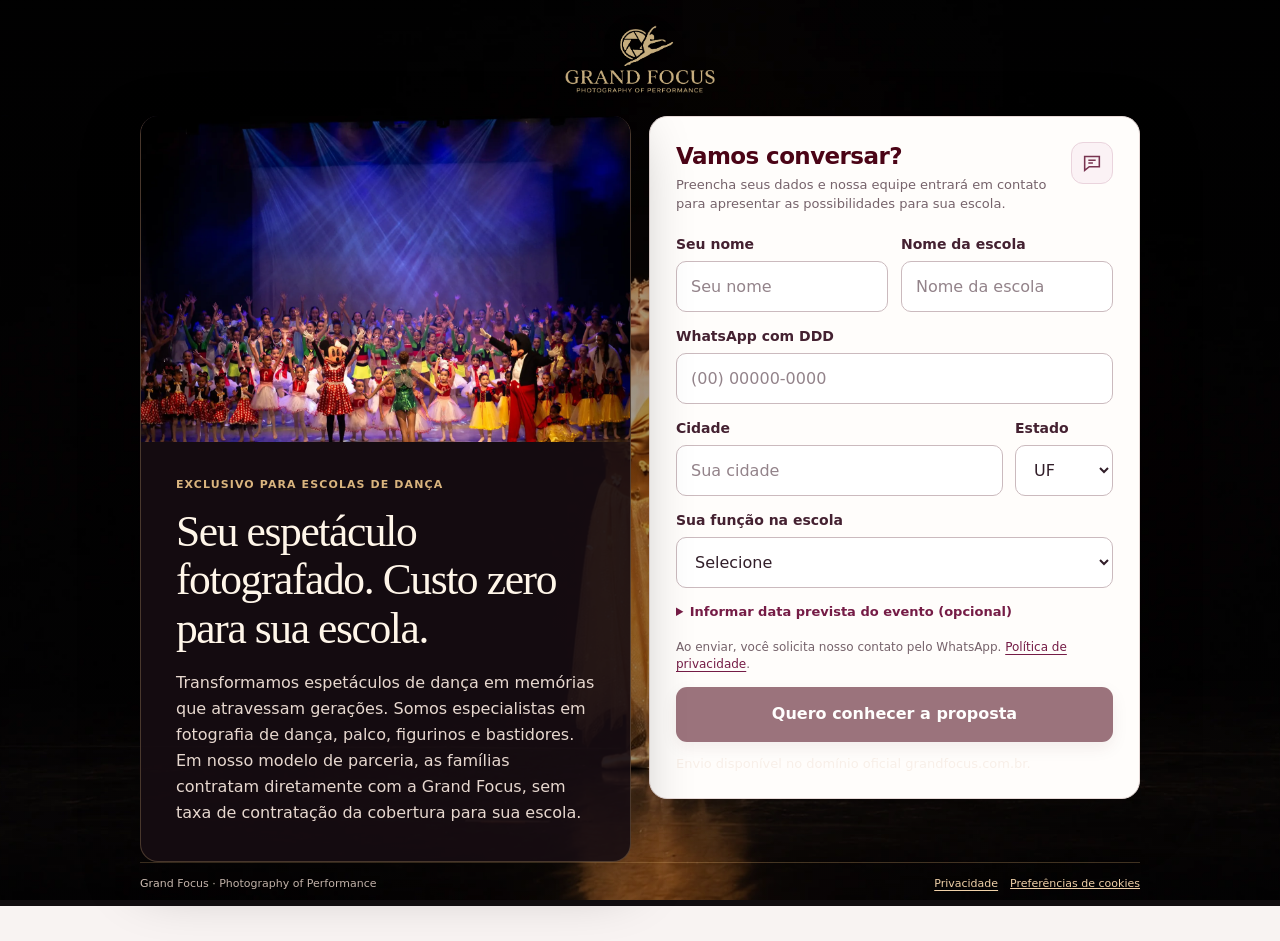
<file: index.html>
<!doctype html><html lang="pt-BR"><head><meta charset="utf-8"><meta name="viewport" content="width=device-width,initial-scale=1"><meta name="theme-color" content="#400617"><title>Seu espetáculo fotografado. Custo zero para sua escola. | Grand Focus</title><meta name="description" content="Transformamos espetáculos de dança em memórias que atravessam gerações. Somos especialistas em fotografia de dança, palco, figurinos e bastidores. Em nosso modelo de parceria, as famílias contratam diretamente com a Grand Focus, sem taxa de contratação da cobertura para sua escola."><link rel="canonical" href="https://www.grandfocus.com.br/"><link rel="icon" href="/assets/logo-icone.png"><meta property="og:title" content="Seu espetáculo fotografado. Custo zero para sua escola. | Grand Focus"><meta property="og:description" content="Transformamos espetáculos de dança em memórias que atravessam gerações. Somos especialistas em fotografia de dança, palco, figurinos e bastidores. Em nosso modelo de parceria, as famílias contratam diretamente com a Grand Focus, sem taxa de contratação da cobertura para sua escola."><meta property="og:url" content="https://www.grandfocus.com.br/"><link rel="stylesheet" href="/landing/form-first.css?v=20261119"><script src="/landing/config.js?v=20261119.5" defer></script><script src="/landing/landing.js?v=20261119.7" defer></script><style>.spectacle-cover{display:block;width:100%;height:auto;aspect-ratio:3/2;object-fit:cover;object-position:center bottom;background:#171124}@media(max-width:760px){.spectacle-cover{aspect-ratio:12/5;height:auto;object-position:center bottom}}</style><link rel="stylesheet" href="/landing/spectacle-carousel.css?v=5"><script defer src="/landing/spectacle-images.js?v=1"></script><script defer src="/landing/spectacle-carousel.js?v=3"></script></head><body class="gf-spectacle"><header class="gf-integrated-brand" aria-label="Grand Focus"><img src="/assets/grand-focus-assinatura-ouro.png" alt="Grand Focus — Photography of Performance" width="216" height="69" decoding="async"></header><main class="shell"><div class="composition"><section class="offer"><img class="spectacle-cover" src="/assets/capa-espetaculos.webp" width="1440" height="960" alt="Elenco de bailarinos reunido no palco ao final de um espetáculo de dança" fetchpriority="high" decoding="async"><div class="copy"><p class="eyebrow">EXCLUSIVO PARA ESCOLAS DE DANÇA</p><h1>Seu espetáculo fotografado. Custo zero para sua escola.</h1><p class="desc">Transformamos espetáculos de dança em memórias que atravessam gerações. Somos especialistas em fotografia de dança, palco, figurinos e bastidores. Em nosso modelo de parceria, as famílias contratam diretamente com a Grand Focus, sem taxa de contratação da cobertura para sua escola.</p></div></section><section class="form-panel" id="interesse"><div id="form-content"><div class="form-heading"><div><h2>Vamos conversar?</h2><p>Preencha seus dados e nossa equipe entrará em contato para apresentar as possibilidades para sua escola.</p></div><span class="form-icon" aria-hidden="true"><svg viewBox="0 0 24 24" fill="none" stroke="currentColor" stroke-width="1.7" aria-hidden="true"><path d="M4 5h16v11H9l-5 4V5Z"/><path d="M8 9h8M8 12h5"/></svg></span></div><form id="lead-form" data-funnel="b2b" data-landing="b2b_spectacle_a" data-variant="a" data-offer="espetaculo" data-version="2026-11-18.2"><div class="fields"><label class="field "><span>Seu nome</span><input name="name" autocomplete="name" minlength="2" maxlength="100" required placeholder="Seu nome"></label><label class="field "><span>Nome da escola</span><input name="school_name" autocomplete="organization" minlength="2" maxlength="150" required placeholder="Nome da escola"></label><label class="field "><span>WhatsApp com DDD</span><input name="phone" type="tel" inputmode="tel" autocomplete="tel-national" maxlength="25" required placeholder="(00) 00000-0000"></label><div class="location"><label class="field "><span>Cidade</span><input name="city" autocomplete="address-level2" minlength="2" maxlength="100" required placeholder="Sua cidade"></label><label class="field "><span>Estado</span><select name="state" required><option value="">UF</option><option>AC</option><option>AL</option><option>AP</option><option>AM</option><option>BA</option><option>CE</option><option>DF</option><option>ES</option><option>GO</option><option>MA</option><option>MT</option><option>MS</option><option>MG</option><option>PA</option><option>PB</option><option>PR</option><option>PE</option><option>PI</option><option>RJ</option><option>RN</option><option>RS</option><option>RO</option><option>RR</option><option>SC</option><option>SP</option><option>SE</option><option>TO</option></select></label></div><label class="field "><span>Sua função na escola</span><select name="role" required><option value="">Selecione</option><option value="proprietaria">Proprietária(o)</option><option value="direcao">Direção</option><option value="coordenacao">Coordenação</option><option value="outra">Outra</option></select></label><input type="hidden" name="interest_type" value="espetaculo"><details class="optional"><summary>Informar data prevista do evento (opcional)</summary><label class="field "><span>Data prevista</span><input name="event_date" maxlength="100" placeholder="Ex.: 15 de dezembro"></label></details></div><div class="hp" aria-hidden="true"><label>Deixe vazio<input name="website" tabindex="-1" autocomplete="off"></label></div><p class="legal">Ao enviar, você solicita nosso contato pelo WhatsApp. <a href="/privacidade/">Política de privacidade</a>.</p><button type="submit" class="submit">Quero conhecer a proposta</button><p id="form-message" role="status" tabindex="-1"></p><div id="test-tools" class="test-tools" hidden><button id="test-fill" type="button">Preencher dados fictícios</button><p id="test-note">Prévia interna: somente cadastro fictício, sem conversão.</p></div></form></div><div id="thank-you" class="thank-you" hidden tabindex="-1"><span class="tick">✓</span><h2>Recebemos seu interesse!</h2><p>Em breve, nossa equipe entrará em contato pelo WhatsApp. Será um prazer conhecer a história da sua escola.</p><p id="success-detail" class="legal"></p><a id="whatsapp-next" class="submit" hidden target="_blank" rel="noopener">Conversar no WhatsApp</a><span class="legal">Sem cobrança ou reserva automática.</span></div></section></div><footer><span>Grand Focus · Photography of Performance</span><div><a href="/privacidade/">Privacidade</a><button id="privacy-settings" type="button">Preferências de cookies</button></div></footer><section id="consent" class="consent gf-cookie-choice" aria-label="Cookies e medição" hidden><p><strong>Cookies e medição.</strong> Com sua permissão, usamos Google Analytics para entender as visitas e Google Ads para medir nossos anúncios. <a href="/privacidade/">Saiba mais</a>.</p><div class="gf-cookie-actions"><button id="consent-no" type="button">Recusar</button><button id="consent-yes" type="button">Aceitar</button></div></section></main></body></html>
</file>
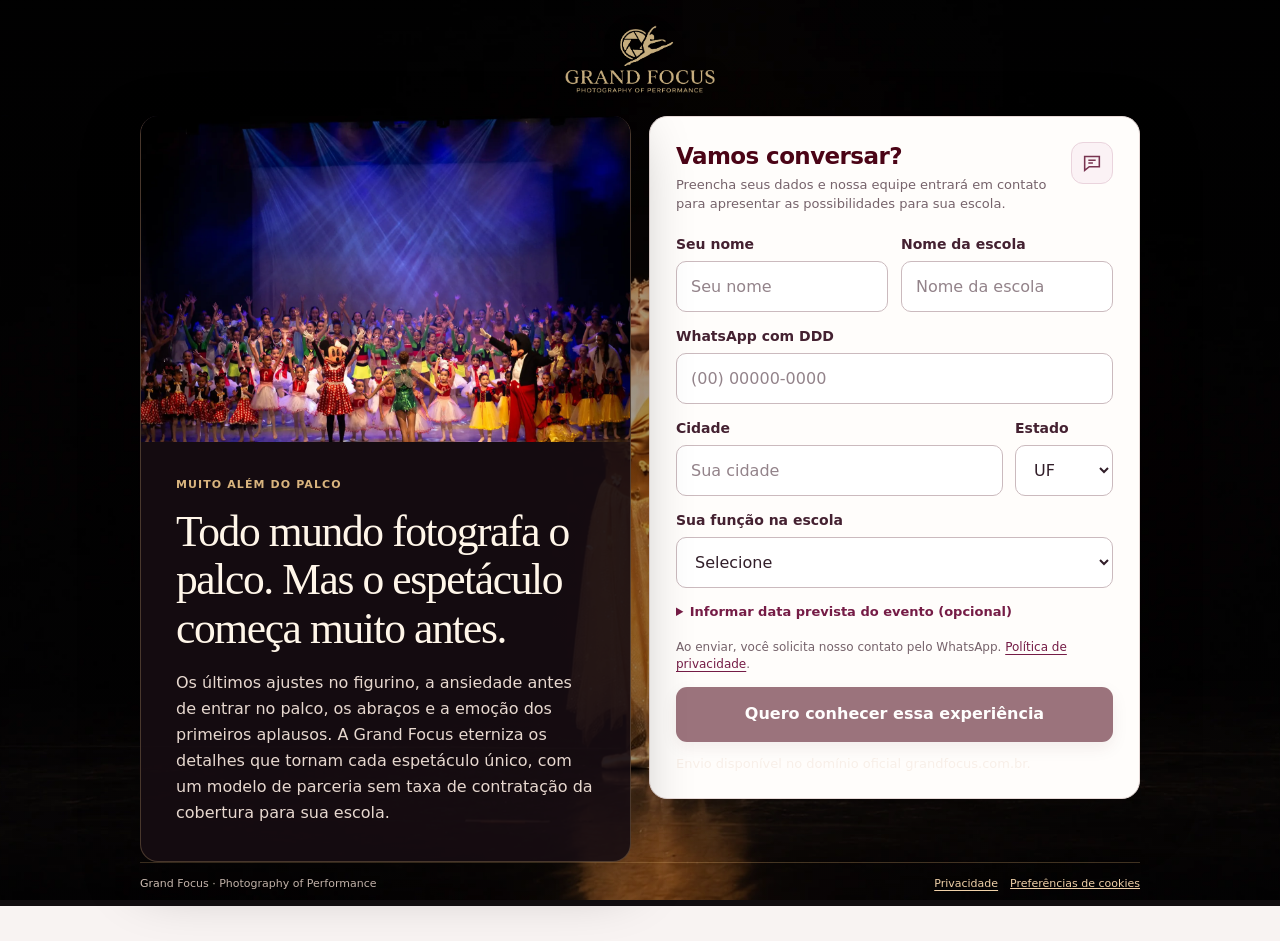
<file: bastidores/index.html>
<!doctype html><html lang="pt-BR"><head><meta charset="utf-8"><meta name="viewport" content="width=device-width,initial-scale=1"><meta name="theme-color" content="#400617"><title>Todo mundo fotografa o palco. Mas o espetáculo começa muito antes. | Grand Focus</title><meta name="description" content="Os últimos ajustes no figurino, a ansiedade antes de entrar no palco, os abraços e a emoção dos primeiros aplausos. A Grand Focus eterniza os detalhes que tornam cada espetáculo único, com um modelo de parceria sem taxa de contratação da cobertura para sua escola."><link rel="canonical" href="https://www.grandfocus.com.br/bastidores/"><link rel="icon" href="/assets/logo-icone.png"><meta property="og:title" content="Todo mundo fotografa o palco. Mas o espetáculo começa muito antes. | Grand Focus"><meta property="og:description" content="Os últimos ajustes no figurino, a ansiedade antes de entrar no palco, os abraços e a emoção dos primeiros aplausos. A Grand Focus eterniza os detalhes que tornam cada espetáculo único, com um modelo de parceria sem taxa de contratação da cobertura para sua escola."><meta property="og:url" content="https://www.grandfocus.com.br/bastidores/"><link rel="stylesheet" href="/landing/form-first.css?v=20261119"><script src="/landing/config.js?v=20261119.5" defer></script><script src="/landing/landing.js?v=20261119.7" defer></script><style>.spectacle-cover{display:block;width:100%;height:auto;aspect-ratio:3/2;object-fit:cover;object-position:center bottom;background:#171124}@media(max-width:760px){.spectacle-cover{aspect-ratio:12/5;height:auto;object-position:center bottom}}</style><link rel="stylesheet" href="/landing/spectacle-carousel.css?v=5"><script defer src="/landing/spectacle-images.js?v=1"></script><script defer src="/landing/spectacle-carousel.js?v=3"></script></head><body class="gf-spectacle"><header class="gf-integrated-brand" aria-label="Grand Focus"><img src="/assets/grand-focus-assinatura-ouro.png" alt="Grand Focus — Photography of Performance" width="216" height="69" decoding="async"></header><main class="shell"><div class="composition"><section class="offer"><img class="spectacle-cover" src="/assets/capa-espetaculos.webp" width="1440" height="960" alt="Elenco de bailarinos reunido no palco ao final de um espetáculo de dança" fetchpriority="high" decoding="async"><div class="copy"><p class="eyebrow">MUITO ALÉM DO PALCO</p><h1>Todo mundo fotografa o palco. Mas o espetáculo começa muito antes.</h1><p class="desc">Os últimos ajustes no figurino, a ansiedade antes de entrar no palco, os abraços e a emoção dos primeiros aplausos. A Grand Focus eterniza os detalhes que tornam cada espetáculo único, com um modelo de parceria sem taxa de contratação da cobertura para sua escola.</p></div></section><section class="form-panel" id="interesse"><div id="form-content"><div class="form-heading"><div><h2>Vamos conversar?</h2><p>Preencha seus dados e nossa equipe entrará em contato para apresentar as possibilidades para sua escola.</p></div><span class="form-icon" aria-hidden="true"><svg viewBox="0 0 24 24" fill="none" stroke="currentColor" stroke-width="1.7" aria-hidden="true"><path d="M4 5h16v11H9l-5 4V5Z"/><path d="M8 9h8M8 12h5"/></svg></span></div><form id="lead-form" data-funnel="b2b" data-landing="b2b_backstage" data-variant="original" data-offer="bastidores" data-version="2026-11-18.2"><div class="fields"><label class="field "><span>Seu nome</span><input name="name" autocomplete="name" minlength="2" maxlength="100" required placeholder="Seu nome"></label><label class="field "><span>Nome da escola</span><input name="school_name" autocomplete="organization" minlength="2" maxlength="150" required placeholder="Nome da escola"></label><label class="field "><span>WhatsApp com DDD</span><input name="phone" type="tel" inputmode="tel" autocomplete="tel-national" maxlength="25" required placeholder="(00) 00000-0000"></label><div class="location"><label class="field "><span>Cidade</span><input name="city" autocomplete="address-level2" minlength="2" maxlength="100" required placeholder="Sua cidade"></label><label class="field "><span>Estado</span><select name="state" required><option value="">UF</option><option>AC</option><option>AL</option><option>AP</option><option>AM</option><option>BA</option><option>CE</option><option>DF</option><option>ES</option><option>GO</option><option>MA</option><option>MT</option><option>MS</option><option>MG</option><option>PA</option><option>PB</option><option>PR</option><option>PE</option><option>PI</option><option>RJ</option><option>RN</option><option>RS</option><option>RO</option><option>RR</option><option>SC</option><option>SP</option><option>SE</option><option>TO</option></select></label></div><label class="field "><span>Sua função na escola</span><select name="role" required><option value="">Selecione</option><option value="proprietaria">Proprietária(o)</option><option value="direcao">Direção</option><option value="coordenacao">Coordenação</option><option value="outra">Outra</option></select></label><input type="hidden" name="interest_type" value="bastidores"><details class="optional"><summary>Informar data prevista do evento (opcional)</summary><label class="field "><span>Data prevista</span><input name="event_date" maxlength="100" placeholder="Ex.: 15 de dezembro"></label></details></div><div class="hp" aria-hidden="true"><label>Deixe vazio<input name="website" tabindex="-1" autocomplete="off"></label></div><p class="legal">Ao enviar, você solicita nosso contato pelo WhatsApp. <a href="/privacidade/">Política de privacidade</a>.</p><button type="submit" class="submit">Quero conhecer essa experiência</button><p id="form-message" role="status" tabindex="-1"></p><div id="test-tools" class="test-tools" hidden><button id="test-fill" type="button">Preencher dados fictícios</button><p id="test-note">Prévia interna: somente cadastro fictício, sem conversão.</p></div></form></div><div id="thank-you" class="thank-you" hidden tabindex="-1"><span class="tick">✓</span><h2>Recebemos seu interesse!</h2><p>Em breve, nossa equipe entrará em contato pelo WhatsApp. Será um prazer conhecer a história da sua escola.</p><p id="success-detail" class="legal"></p><a id="whatsapp-next" class="submit" hidden target="_blank" rel="noopener">Conversar no WhatsApp</a><span class="legal">Sem cobrança ou reserva automática.</span></div></section></div><footer><span>Grand Focus · Photography of Performance</span><div><a href="/privacidade/">Privacidade</a><button id="privacy-settings" type="button">Preferências de cookies</button></div></footer><section id="consent" class="consent gf-cookie-choice" aria-label="Cookies e medição" hidden><p><strong>Cookies e medição.</strong> Com sua permissão, usamos Google Analytics para entender as visitas e Google Ads para medir nossos anúncios. <a href="/privacidade/">Saiba mais</a>.</p><div class="gf-cookie-actions"><button id="consent-no" type="button">Recusar</button><button id="consent-yes" type="button">Aceitar</button></div></section></main></body></html>
</file>
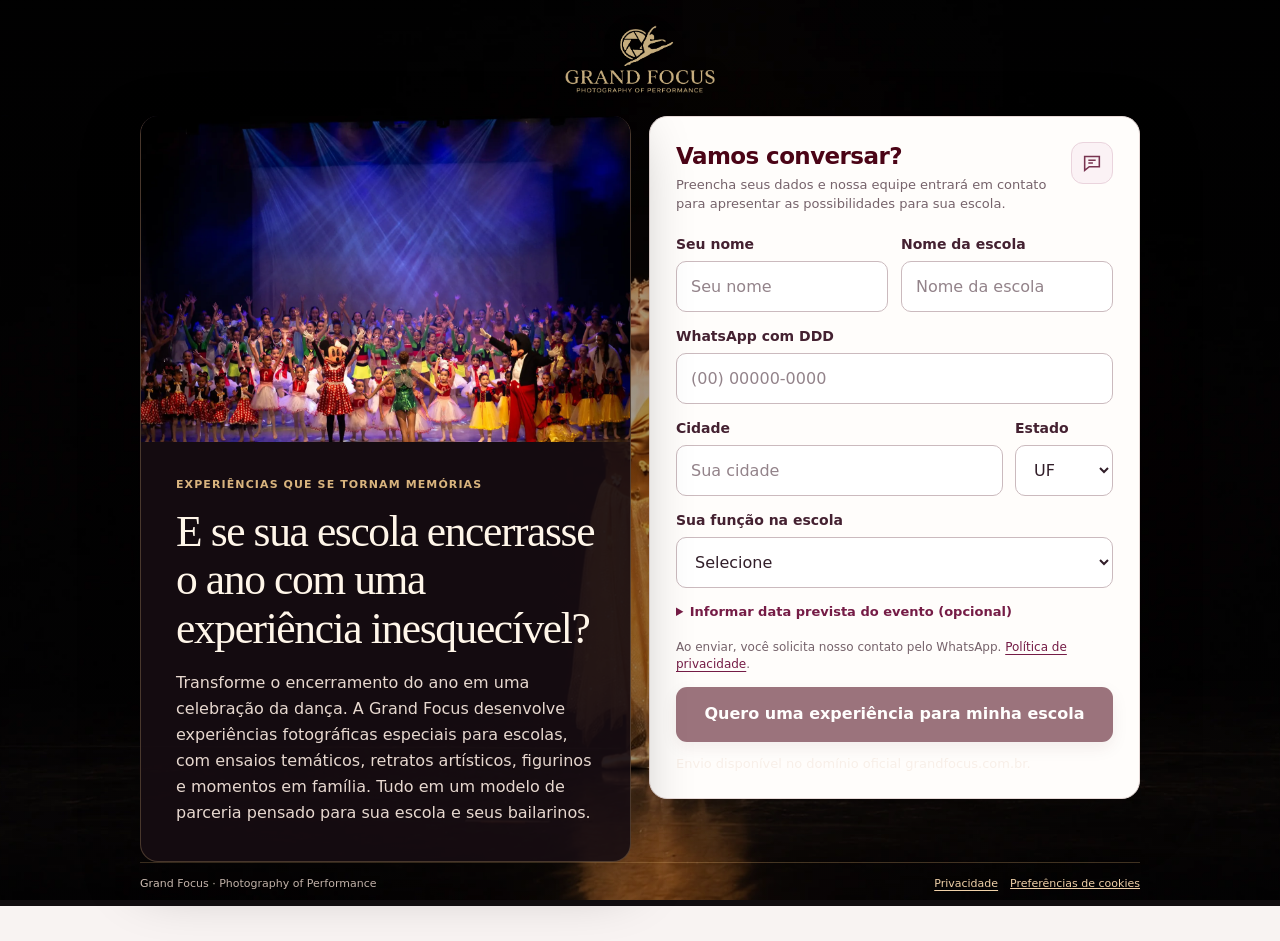
<file: especiais/index.html>
<!doctype html><html lang="pt-BR"><head><meta charset="utf-8"><meta name="viewport" content="width=device-width,initial-scale=1"><meta name="theme-color" content="#400617"><title>E se sua escola encerrasse o ano com uma experiência inesquecível? | Grand Focus</title><meta name="description" content="Transforme o encerramento do ano em uma celebração da dança. A Grand Focus desenvolve experiências fotográficas especiais para escolas, com ensaios temáticos, retratos artísticos, figurinos e momentos em família. Tudo em um modelo de parceria pensado para sua escola e seus bailarinos."><link rel="canonical" href="https://www.grandfocus.com.br/especiais/"><link rel="icon" href="/assets/logo-icone.png"><meta property="og:title" content="E se sua escola encerrasse o ano com uma experiência inesquecível? | Grand Focus"><meta property="og:description" content="Transforme o encerramento do ano em uma celebração da dança. A Grand Focus desenvolve experiências fotográficas especiais para escolas, com ensaios temáticos, retratos artísticos, figurinos e momentos em família. Tudo em um modelo de parceria pensado para sua escola e seus bailarinos."><meta property="og:url" content="https://www.grandfocus.com.br/especiais/"><link rel="stylesheet" href="/landing/form-first.css?v=20261119"><script src="/landing/config.js?v=20261119.5" defer></script><script src="/landing/landing.js?v=20261119.7" defer></script><style>.spectacle-cover{display:block;width:100%;height:auto;aspect-ratio:3/2;object-fit:cover;object-position:center bottom;background:#171124}@media(max-width:760px){.spectacle-cover{aspect-ratio:12/5;height:auto;object-position:center bottom}}</style><link rel="stylesheet" href="/landing/spectacle-carousel.css?v=5"><script defer src="/landing/spectacle-images.js?v=1"></script><script defer src="/landing/spectacle-carousel.js?v=3"></script></head><body class="gf-spectacle"><header class="gf-integrated-brand" aria-label="Grand Focus"><img src="/assets/grand-focus-assinatura-ouro.png" alt="Grand Focus — Photography of Performance" width="216" height="69" decoding="async"></header><main class="shell"><div class="composition"><section class="offer"><img class="spectacle-cover" src="/assets/capa-espetaculos.webp" width="1440" height="960" alt="Elenco de bailarinos reunido no palco ao final de um espetáculo de dança" fetchpriority="high" decoding="async"><div class="copy"><p class="eyebrow">EXPERIÊNCIAS QUE SE TORNAM MEMÓRIAS</p><h1>E se sua escola encerrasse o ano com uma experiência inesquecível?</h1><p class="desc">Transforme o encerramento do ano em uma celebração da dança. A Grand Focus desenvolve experiências fotográficas especiais para escolas, com ensaios temáticos, retratos artísticos, figurinos e momentos em família. Tudo em um modelo de parceria pensado para sua escola e seus bailarinos.</p></div></section><section class="form-panel" id="interesse"><div id="form-content"><div class="form-heading"><div><h2>Vamos conversar?</h2><p>Preencha seus dados e nossa equipe entrará em contato para apresentar as possibilidades para sua escola.</p></div><span class="form-icon" aria-hidden="true"><svg viewBox="0 0 24 24" fill="none" stroke="currentColor" stroke-width="1.7" aria-hidden="true"><path d="M4 5h16v11H9l-5 4V5Z"/><path d="M8 9h8M8 12h5"/></svg></span></div><form id="lead-form" data-funnel="b2b" data-landing="b2b_special" data-variant="original" data-offer="experiencias_especiais" data-version="2026-11-18.2"><div class="fields"><label class="field "><span>Seu nome</span><input name="name" autocomplete="name" minlength="2" maxlength="100" required placeholder="Seu nome"></label><label class="field "><span>Nome da escola</span><input name="school_name" autocomplete="organization" minlength="2" maxlength="150" required placeholder="Nome da escola"></label><label class="field "><span>WhatsApp com DDD</span><input name="phone" type="tel" inputmode="tel" autocomplete="tel-national" maxlength="25" required placeholder="(00) 00000-0000"></label><div class="location"><label class="field "><span>Cidade</span><input name="city" autocomplete="address-level2" minlength="2" maxlength="100" required placeholder="Sua cidade"></label><label class="field "><span>Estado</span><select name="state" required><option value="">UF</option><option>AC</option><option>AL</option><option>AP</option><option>AM</option><option>BA</option><option>CE</option><option>DF</option><option>ES</option><option>GO</option><option>MA</option><option>MT</option><option>MS</option><option>MG</option><option>PA</option><option>PB</option><option>PR</option><option>PE</option><option>PI</option><option>RJ</option><option>RN</option><option>RS</option><option>RO</option><option>RR</option><option>SC</option><option>SP</option><option>SE</option><option>TO</option></select></label></div><label class="field "><span>Sua função na escola</span><select name="role" required><option value="">Selecione</option><option value="proprietaria">Proprietária(o)</option><option value="direcao">Direção</option><option value="coordenacao">Coordenação</option><option value="outra">Outra</option></select></label><input type="hidden" name="interest_type" value="experiencias_especiais"><details class="optional"><summary>Informar data prevista do evento (opcional)</summary><label class="field "><span>Data prevista</span><input name="event_date" maxlength="100" placeholder="Ex.: 15 de dezembro"></label></details></div><div class="hp" aria-hidden="true"><label>Deixe vazio<input name="website" tabindex="-1" autocomplete="off"></label></div><p class="legal">Ao enviar, você solicita nosso contato pelo WhatsApp. <a href="/privacidade/">Política de privacidade</a>.</p><button type="submit" class="submit">Quero uma experiência para minha escola</button><p id="form-message" role="status" tabindex="-1"></p><div id="test-tools" class="test-tools" hidden><button id="test-fill" type="button">Preencher dados fictícios</button><p id="test-note">Prévia interna: somente cadastro fictício, sem conversão.</p></div></form></div><div id="thank-you" class="thank-you" hidden tabindex="-1"><span class="tick">✓</span><h2>Recebemos seu interesse!</h2><p>Em breve, nossa equipe entrará em contato pelo WhatsApp. Será um prazer conhecer a história da sua escola.</p><p id="success-detail" class="legal"></p><a id="whatsapp-next" class="submit" hidden target="_blank" rel="noopener">Conversar no WhatsApp</a><span class="legal">Sem cobrança ou reserva automática.</span></div></section></div><footer><span>Grand Focus · Photography of Performance</span><div><a href="/privacidade/">Privacidade</a><button id="privacy-settings" type="button">Preferências de cookies</button></div></footer><section id="consent" class="consent gf-cookie-choice" aria-label="Cookies e medição" hidden><p><strong>Cookies e medição.</strong> Com sua permissão, usamos Google Analytics para entender as visitas e Google Ads para medir nossos anúncios. <a href="/privacidade/">Saiba mais</a>.</p><div class="gf-cookie-actions"><button id="consent-no" type="button">Recusar</button><button id="consent-yes" type="button">Aceitar</button></div></section></main></body></html>
</file>
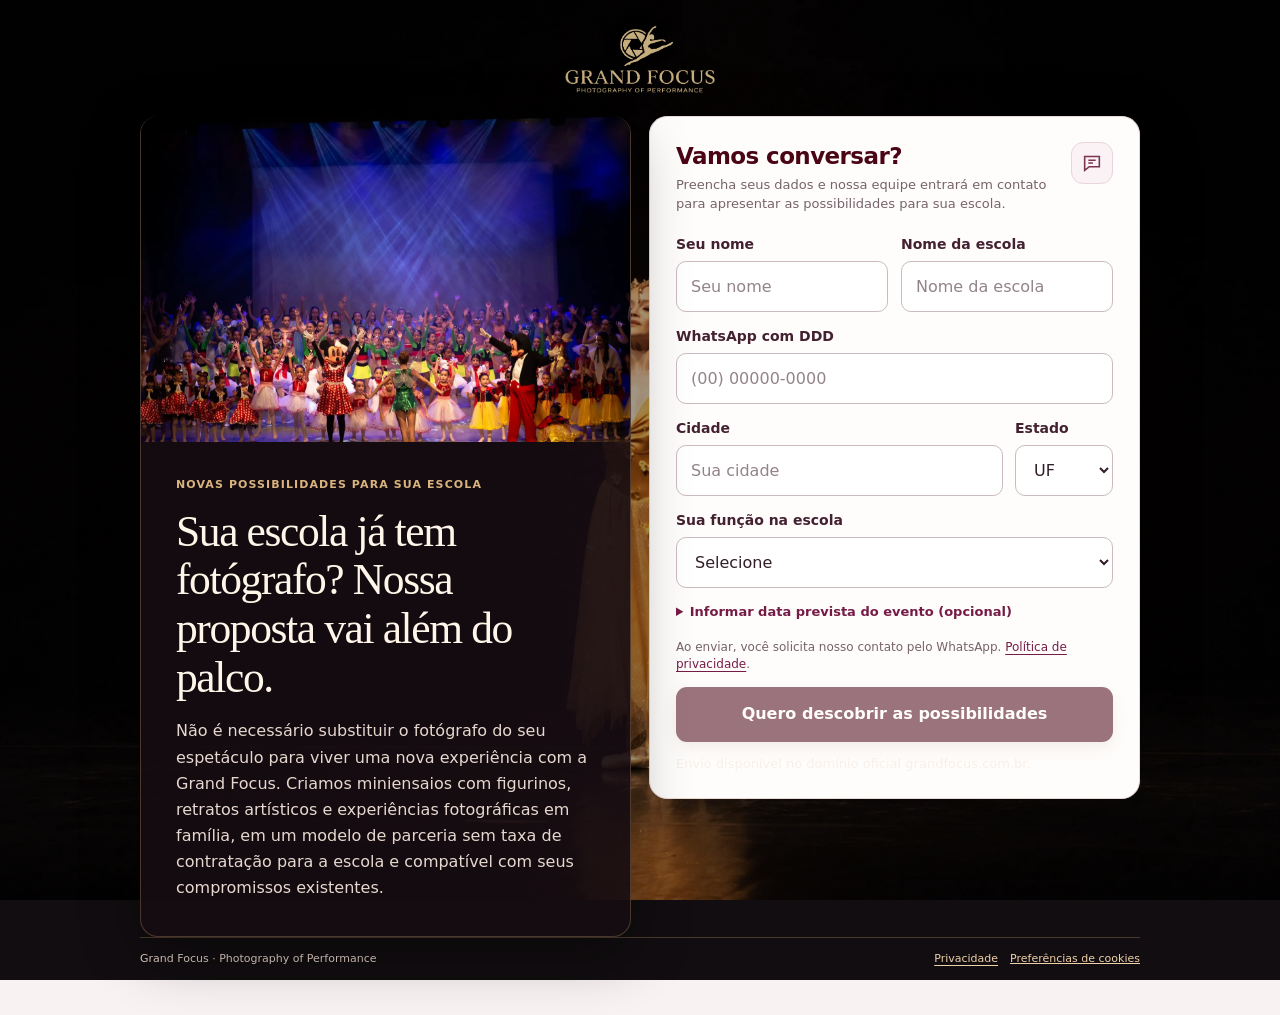
<file: experiencias/index.html>
<!doctype html><html lang="pt-BR"><head><meta charset="utf-8"><meta name="viewport" content="width=device-width,initial-scale=1"><meta name="theme-color" content="#400617"><title>Sua escola já tem fotógrafo? Nossa proposta vai além do palco. | Grand Focus</title><meta name="description" content="Não é necessário substituir o fotógrafo do seu espetáculo para viver uma nova experiência com a Grand Focus. Criamos miniensaios com figurinos, retratos artísticos e experiências fotográficas em família, em um modelo de parceria sem taxa de contratação para a escola e compatível com seus compromissos existentes."><link rel="canonical" href="https://www.grandfocus.com.br/experiencias/"><link rel="icon" href="/assets/logo-icone.png"><meta property="og:title" content="Sua escola já tem fotógrafo? Nossa proposta vai além do palco. | Grand Focus"><meta property="og:description" content="Não é necessário substituir o fotógrafo do seu espetáculo para viver uma nova experiência com a Grand Focus. Criamos miniensaios com figurinos, retratos artísticos e experiências fotográficas em família, em um modelo de parceria sem taxa de contratação para a escola e compatível com seus compromissos existentes."><meta property="og:url" content="https://www.grandfocus.com.br/experiencias/"><link rel="stylesheet" href="/landing/form-first.css?v=20261119"><script src="/landing/config.js?v=20261119.5" defer></script><script src="/landing/landing.js?v=20261119.7" defer></script><style>.spectacle-cover{display:block;width:100%;height:auto;aspect-ratio:3/2;object-fit:cover;object-position:center bottom;background:#171124}@media(max-width:760px){.spectacle-cover{aspect-ratio:12/5;height:auto;object-position:center bottom}}</style><link rel="stylesheet" href="/landing/spectacle-carousel.css?v=5"><script defer src="/landing/spectacle-images.js?v=1"></script><script defer src="/landing/spectacle-carousel.js?v=3"></script></head><body class="gf-spectacle"><header class="gf-integrated-brand" aria-label="Grand Focus"><img src="/assets/grand-focus-assinatura-ouro.png" alt="Grand Focus — Photography of Performance" width="216" height="69" decoding="async"></header><main class="shell"><div class="composition"><section class="offer"><img class="spectacle-cover" src="/assets/capa-espetaculos.webp" width="1440" height="960" alt="Elenco de bailarinos reunido no palco ao final de um espetáculo de dança" fetchpriority="high" decoding="async"><div class="copy"><p class="eyebrow">NOVAS POSSIBILIDADES PARA SUA ESCOLA</p><h1>Sua escola já tem fotógrafo? Nossa proposta vai além do palco.</h1><p class="desc">Não é necessário substituir o fotógrafo do seu espetáculo para viver uma nova experiência com a Grand Focus. Criamos miniensaios com figurinos, retratos artísticos e experiências fotográficas em família, em um modelo de parceria sem taxa de contratação para a escola e compatível com seus compromissos existentes.</p></div></section><section class="form-panel" id="interesse"><div id="form-content"><div class="form-heading"><div><h2>Vamos conversar?</h2><p>Preencha seus dados e nossa equipe entrará em contato para apresentar as possibilidades para sua escola.</p></div><span class="form-icon" aria-hidden="true"><svg viewBox="0 0 24 24" fill="none" stroke="currentColor" stroke-width="1.7" aria-hidden="true"><path d="M4 5h16v11H9l-5 4V5Z"/><path d="M8 9h8M8 12h5"/></svg></span></div><form id="lead-form" data-funnel="b2b" data-landing="b2b_complementary" data-variant="original" data-offer="outras_experiencias" data-version="2026-11-18.2"><div class="fields"><label class="field "><span>Seu nome</span><input name="name" autocomplete="name" minlength="2" maxlength="100" required placeholder="Seu nome"></label><label class="field "><span>Nome da escola</span><input name="school_name" autocomplete="organization" minlength="2" maxlength="150" required placeholder="Nome da escola"></label><label class="field "><span>WhatsApp com DDD</span><input name="phone" type="tel" inputmode="tel" autocomplete="tel-national" maxlength="25" required placeholder="(00) 00000-0000"></label><div class="location"><label class="field "><span>Cidade</span><input name="city" autocomplete="address-level2" minlength="2" maxlength="100" required placeholder="Sua cidade"></label><label class="field "><span>Estado</span><select name="state" required><option value="">UF</option><option>AC</option><option>AL</option><option>AP</option><option>AM</option><option>BA</option><option>CE</option><option>DF</option><option>ES</option><option>GO</option><option>MA</option><option>MT</option><option>MS</option><option>MG</option><option>PA</option><option>PB</option><option>PR</option><option>PE</option><option>PI</option><option>RJ</option><option>RN</option><option>RS</option><option>RO</option><option>RR</option><option>SC</option><option>SP</option><option>SE</option><option>TO</option></select></label></div><label class="field "><span>Sua função na escola</span><select name="role" required><option value="">Selecione</option><option value="proprietaria">Proprietária(o)</option><option value="direcao">Direção</option><option value="coordenacao">Coordenação</option><option value="outra">Outra</option></select></label><input type="hidden" name="interest_type" value="outras_experiencias"><details class="optional"><summary>Informar data prevista do evento (opcional)</summary><label class="field "><span>Data prevista</span><input name="event_date" maxlength="100" placeholder="Ex.: 15 de dezembro"></label></details></div><div class="hp" aria-hidden="true"><label>Deixe vazio<input name="website" tabindex="-1" autocomplete="off"></label></div><p class="legal">Ao enviar, você solicita nosso contato pelo WhatsApp. <a href="/privacidade/">Política de privacidade</a>.</p><button type="submit" class="submit">Quero descobrir as possibilidades</button><p id="form-message" role="status" tabindex="-1"></p><div id="test-tools" class="test-tools" hidden><button id="test-fill" type="button">Preencher dados fictícios</button><p id="test-note">Prévia interna: somente cadastro fictício, sem conversão.</p></div></form></div><div id="thank-you" class="thank-you" hidden tabindex="-1"><span class="tick">✓</span><h2>Recebemos seu interesse!</h2><p>Em breve, nossa equipe entrará em contato pelo WhatsApp. Será um prazer conhecer a história da sua escola.</p><p id="success-detail" class="legal"></p><a id="whatsapp-next" class="submit" hidden target="_blank" rel="noopener">Conversar no WhatsApp</a><span class="legal">Sem cobrança ou reserva automática.</span></div></section></div><footer><span>Grand Focus · Photography of Performance</span><div><a href="/privacidade/">Privacidade</a><button id="privacy-settings" type="button">Preferências de cookies</button></div></footer><section id="consent" class="consent gf-cookie-choice" aria-label="Cookies e medição" hidden><p><strong>Cookies e medição.</strong> Com sua permissão, usamos Google Analytics para entender as visitas e Google Ads para medir nossos anúncios. <a href="/privacidade/">Saiba mais</a>.</p><div class="gf-cookie-actions"><button id="consent-no" type="button">Recusar</button><button id="consent-yes" type="button">Aceitar</button></div></section></main></body></html>
</file>
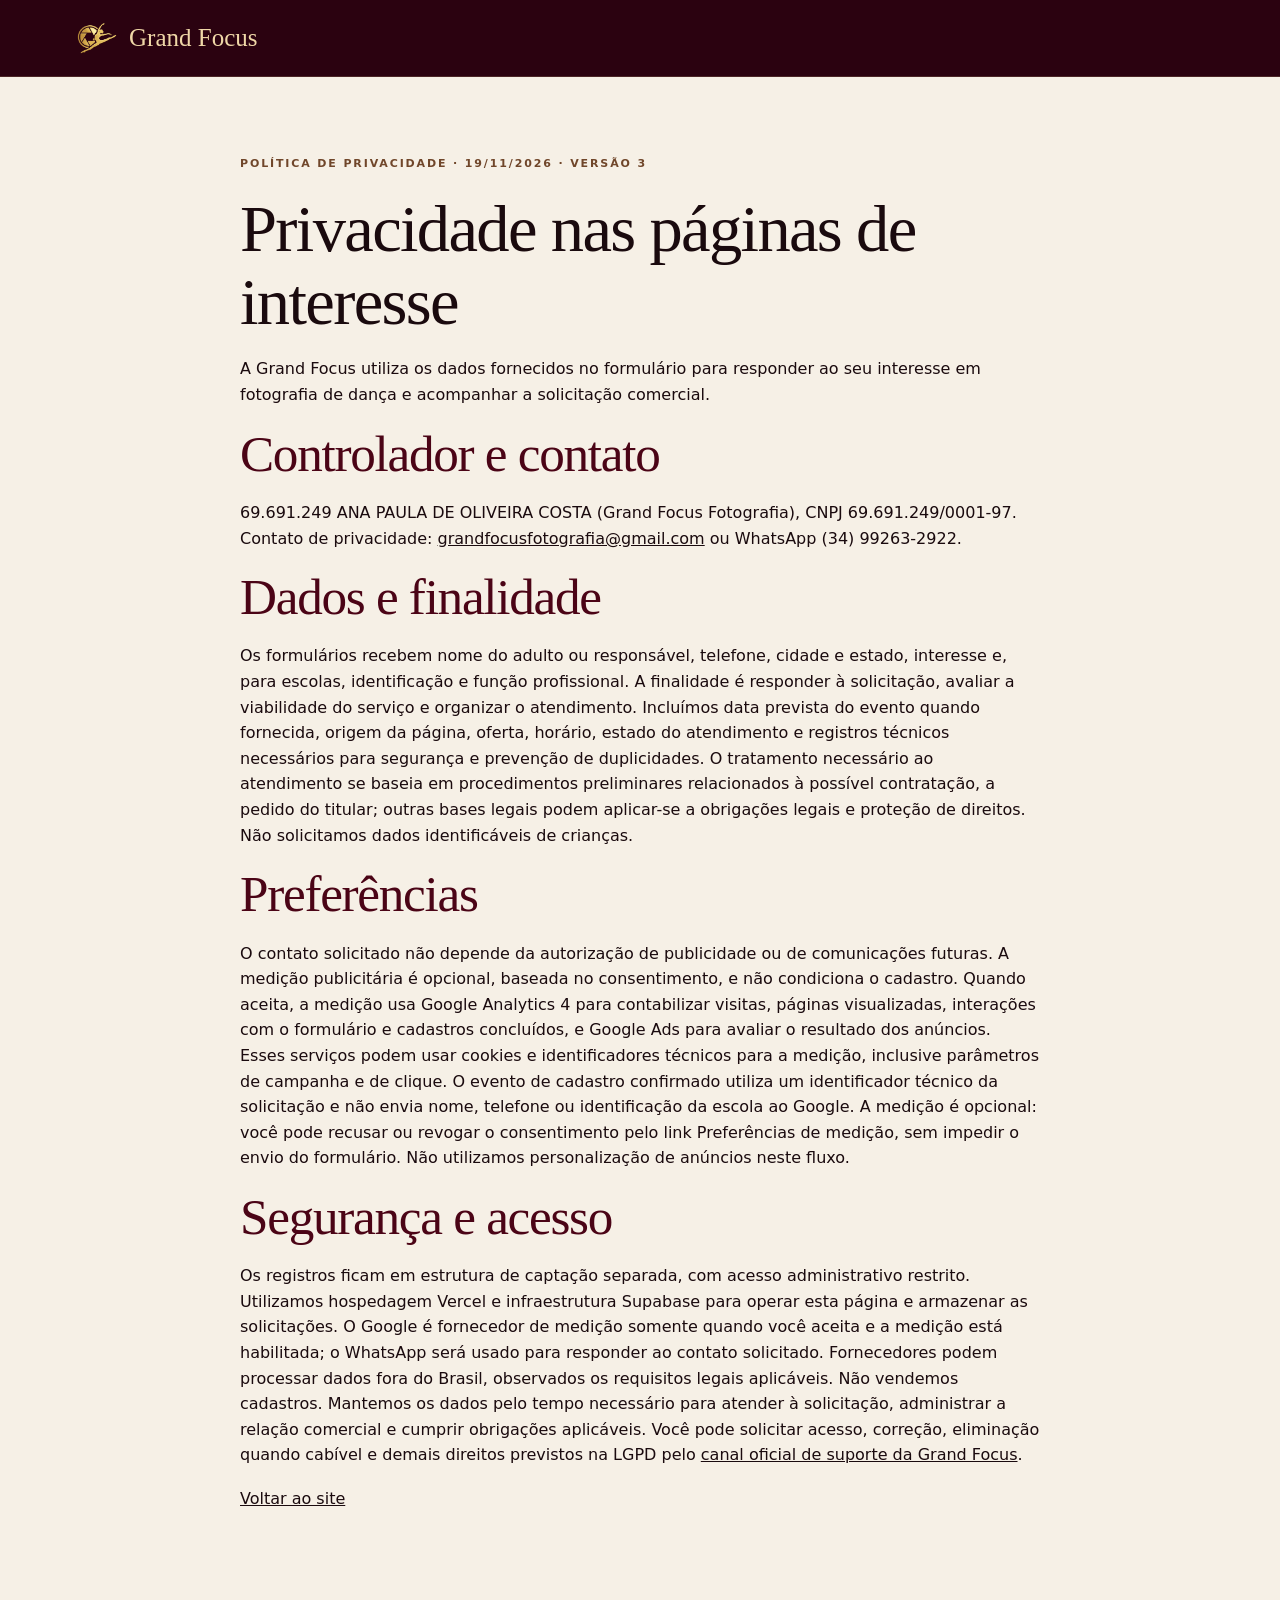
<file: privacidade/index.html>
<!doctype html><html lang="pt-BR"><head><meta charset="utf-8"><meta name="viewport" content="width=device-width,initial-scale=1"><meta name="robots" content="noindex"><title>Privacidade | Grand Focus</title><link rel="stylesheet" href="/landing/landing.css"></head><body><header class="top"><a class="brand" href="/"><img src="/assets/logo-icone.png" alt="" width="44" height="44">Grand Focus</a></header><main class="section paper"><div class="wrap narrow"><p class="eyebrow">POLÍTICA DE PRIVACIDADE · 19/11/2026 · VERSÃO 3</p><h1>Privacidade nas páginas de interesse</h1><p>A Grand Focus utiliza os dados fornecidos no formulário para responder ao seu interesse em fotografia de dança e acompanhar a solicitação comercial.</p><h2>Controlador e contato</h2><p>69.691.249 ANA PAULA DE OLIVEIRA COSTA (Grand Focus Fotografia), CNPJ 69.691.249/0001-97. Contato de privacidade: <a href="mailto:grandfocusfotografia@gmail.com">grandfocusfotografia@gmail.com</a> ou WhatsApp (34) 99263-2922.</p><h2>Dados e finalidade</h2><p>Os formulários recebem nome do adulto ou responsável, telefone, cidade e estado, interesse e, para escolas, identificação e função profissional. A finalidade é responder à solicitação, avaliar a viabilidade do serviço e organizar o atendimento. Incluímos data prevista do evento quando fornecida, origem da página, oferta, horário, estado do atendimento e registros técnicos necessários para segurança e prevenção de duplicidades. O tratamento necessário ao atendimento se baseia em procedimentos preliminares relacionados à possível contratação, a pedido do titular; outras bases legais podem aplicar-se a obrigações legais e proteção de direitos. Não solicitamos dados identificáveis de crianças.</p><h2>Preferências</h2><p>O contato solicitado não depende da autorização de publicidade ou de comunicações futuras. A medição publicitária é opcional, baseada no consentimento, e não condiciona o cadastro. Quando aceita, a medição usa Google Analytics 4 para contabilizar visitas, páginas visualizadas, interações com o formulário e cadastros concluídos, e Google Ads para avaliar o resultado dos anúncios. Esses serviços podem usar cookies e identificadores técnicos para a medição, inclusive parâmetros de campanha e de clique. O evento de cadastro confirmado utiliza um identificador técnico da solicitação e não envia nome, telefone ou identificação da escola ao Google. A medição é opcional: você pode recusar ou revogar o consentimento pelo link Preferências de medição, sem impedir o envio do formulário. Não utilizamos personalização de anúncios neste fluxo.</p><h2>Segurança e acesso</h2><p>Os registros ficam em estrutura de captação separada, com acesso administrativo restrito. Utilizamos hospedagem Vercel e infraestrutura Supabase para operar esta página e armazenar as solicitações. O Google é fornecedor de medição somente quando você aceita e a medição está habilitada; o WhatsApp será usado para responder ao contato solicitado. Fornecedores podem processar dados fora do Brasil, observados os requisitos legais aplicáveis. Não vendemos cadastros. Mantemos os dados pelo tempo necessário para atender à solicitação, administrar a relação comercial e cumprir obrigações aplicáveis. Você pode solicitar acesso, correção, eliminação quando cabível e demais direitos previstos na LGPD pelo <a href="https://wa.me/5534992632922" rel="noopener noreferrer">canal oficial de suporte da Grand Focus</a>.</p><p><a href="/">Voltar ao site</a></p></div></main></body></html>
</file>
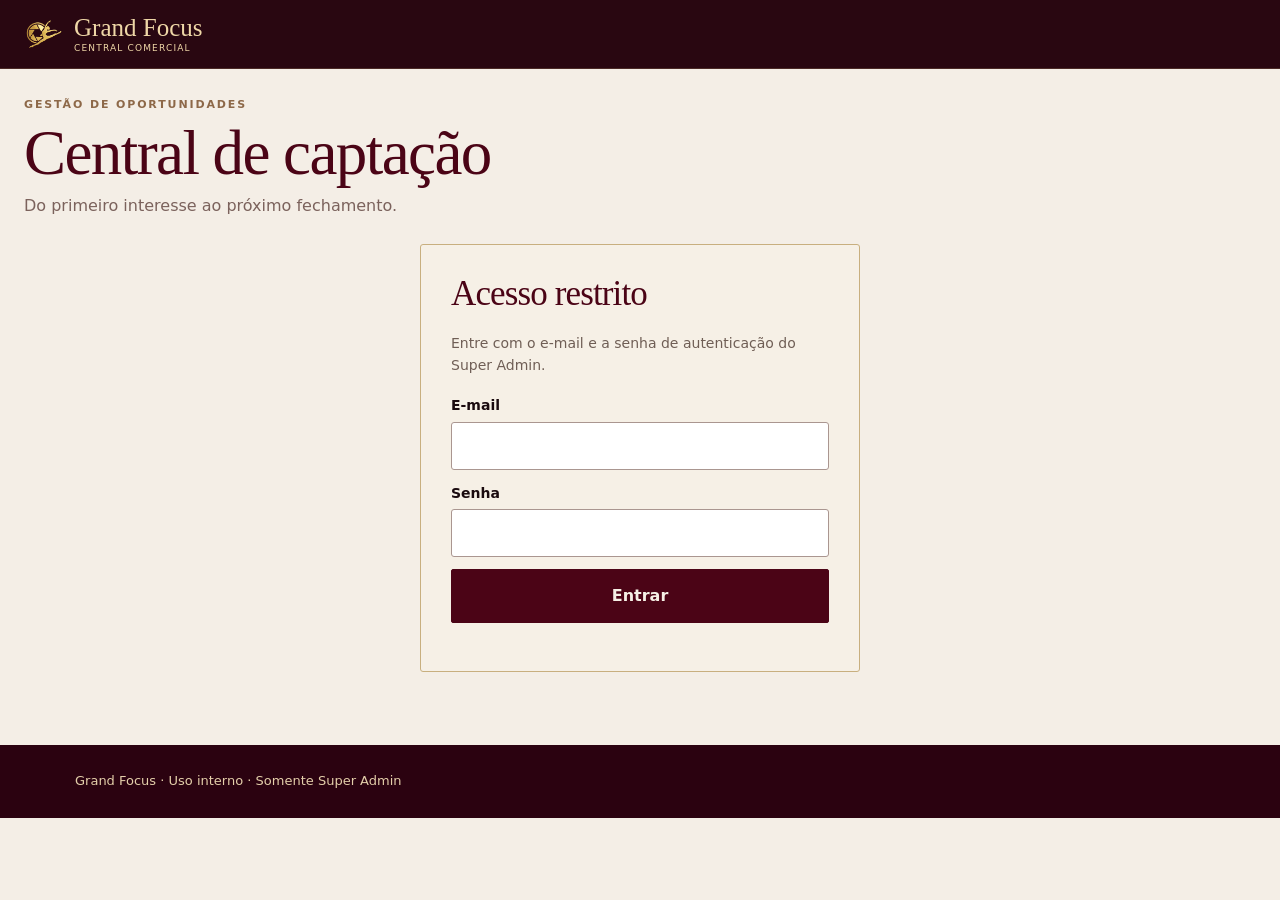
<file: admin/captacao/index.html>
<!doctype html><html lang="pt-BR"><head><meta charset="utf-8"><meta name="viewport" content="width=device-width,initial-scale=1"><meta name="robots" content="noindex,nofollow,noarchive"><title>Captação | Grand Focus</title><link rel="icon" href="/assets/logo-icone.png"><link rel="stylesheet" href="/landing/landing.css"><link rel="stylesheet" href="/landing/crm-v2.css"><script defer src="/landing/config.js?v=20261119.4"></script><script defer src="/landing/crm.js?v=20261119.4"></script></head><body class="crm-body"><header class="top"><span class="brand"><img src="/assets/logo-icone.png" alt="" width="40" height="40"><span>Grand Focus<small>CENTRAL COMERCIAL</small></span></span><div class="crm-header-actions"><span id="connection" class="connection" hidden>● Conectado</span><button class="btn small" id="logout" hidden>Sair</button></div></header><main class="crm-main"><div class="crm-title"><p class="eyebrow">GESTÃO DE OPORTUNIDADES</p><h1>Central de captação</h1><p>Do primeiro interesse ao próximo fechamento.</p></div><div class="form-card" id="login-card"><h2>Acesso restrito</h2><p>Entre com o e-mail e a senha de autenticação do Super Admin.</p><form id="login"><label class="field"><span>E-mail</span><input type="email" name="email" autocomplete="username" required></label><label class="field"><span>Senha</span><input type="password" name="password" autocomplete="current-password" required></label><button class="btn submit" type="submit">Entrar</button><p id="login-message" role="status"></p></form></div><section id="dashboard" hidden><div class="crm-topbar"><div class="seg" id="funnels"><button data-funnel="b2b" aria-pressed="true">Escolas · B2B</button><button data-funnel="b2c" aria-pressed="false">Ensaios · B2C</button></div><label class="field mode"><span>Ambiente</span><select id="test"><option value="false" selected>Real</option><option value="true">Teste (interno)</option></select></label><button id="sound" class="outline" type="button" aria-pressed="false">Ativar som</button><button id="desktop-alert" class="outline" type="button" aria-pressed="false">Ativar avisos no computador</button><span id="lead-alert-count" class="connection" role="status"></span><button id="refresh" type="button" class="outline">Atualizar</button></div><p id="lead-alert-status" class="metrics-caption" role="status">Avisos de leads reais em todos os funis, enquanto esta central estiver aberta e conectada.</p><div class="kpis" id="kpis" aria-live="polite"></div><p class="metrics-caption">Indicadores do funil e ambiente selecionados, sem aplicar filtros da lista.</p><div class="crm-board"><div class="board-header"><div><h2>Oportunidades</h2><p id="count" role="status"></p></div><div class="seg"><button data-layout="list" aria-pressed="true">Lista</button><button data-layout="cards" aria-pressed="false">Cartões</button></div></div><details class="crm-filter" open><summary>Filtros comerciais</summary><div class="crm-filters"><label class="field"><span>Status</span><select id="status"></select></label><label class="field"><span>Cidade</span><input id="city" maxlength="100" placeholder="Cidade"></label><label class="field"><span>Campanha</span><input id="campaign" maxlength="100" placeholder="utm_campaign"></label><label class="field"><span>Variante</span><select id="variant"><option value="">Todas</option><option value="a">A</option><option value="b">B</option><option value="original">Original</option></select></label><label class="field"><span>De</span><input type="date" id="date"></label><label class="field"><span>Até</span><input type="date" id="until"></label><button class="btn" id="filter">Filtrar</button><button class="outline" id="clear">Limpar</button><button class="outline" id="export">Exportar CSV</button></div></details><div id="new-banner" class="new-banner" hidden role="status"><span id="new-text"></span><button id="show-new" class="outline">Ver novos</button></div><div id="results" class="lead-list"></div><div class="crm-toolbar"><button class="outline" id="previous">Anterior</button><button class="outline" id="next">Próxima</button><span id="crm-message" role="status"></span></div></div></section></main><footer class="footer"><div class="wrap">Grand Focus · Uso interno · Somente Super Admin</div></footer></body></html>
</file>
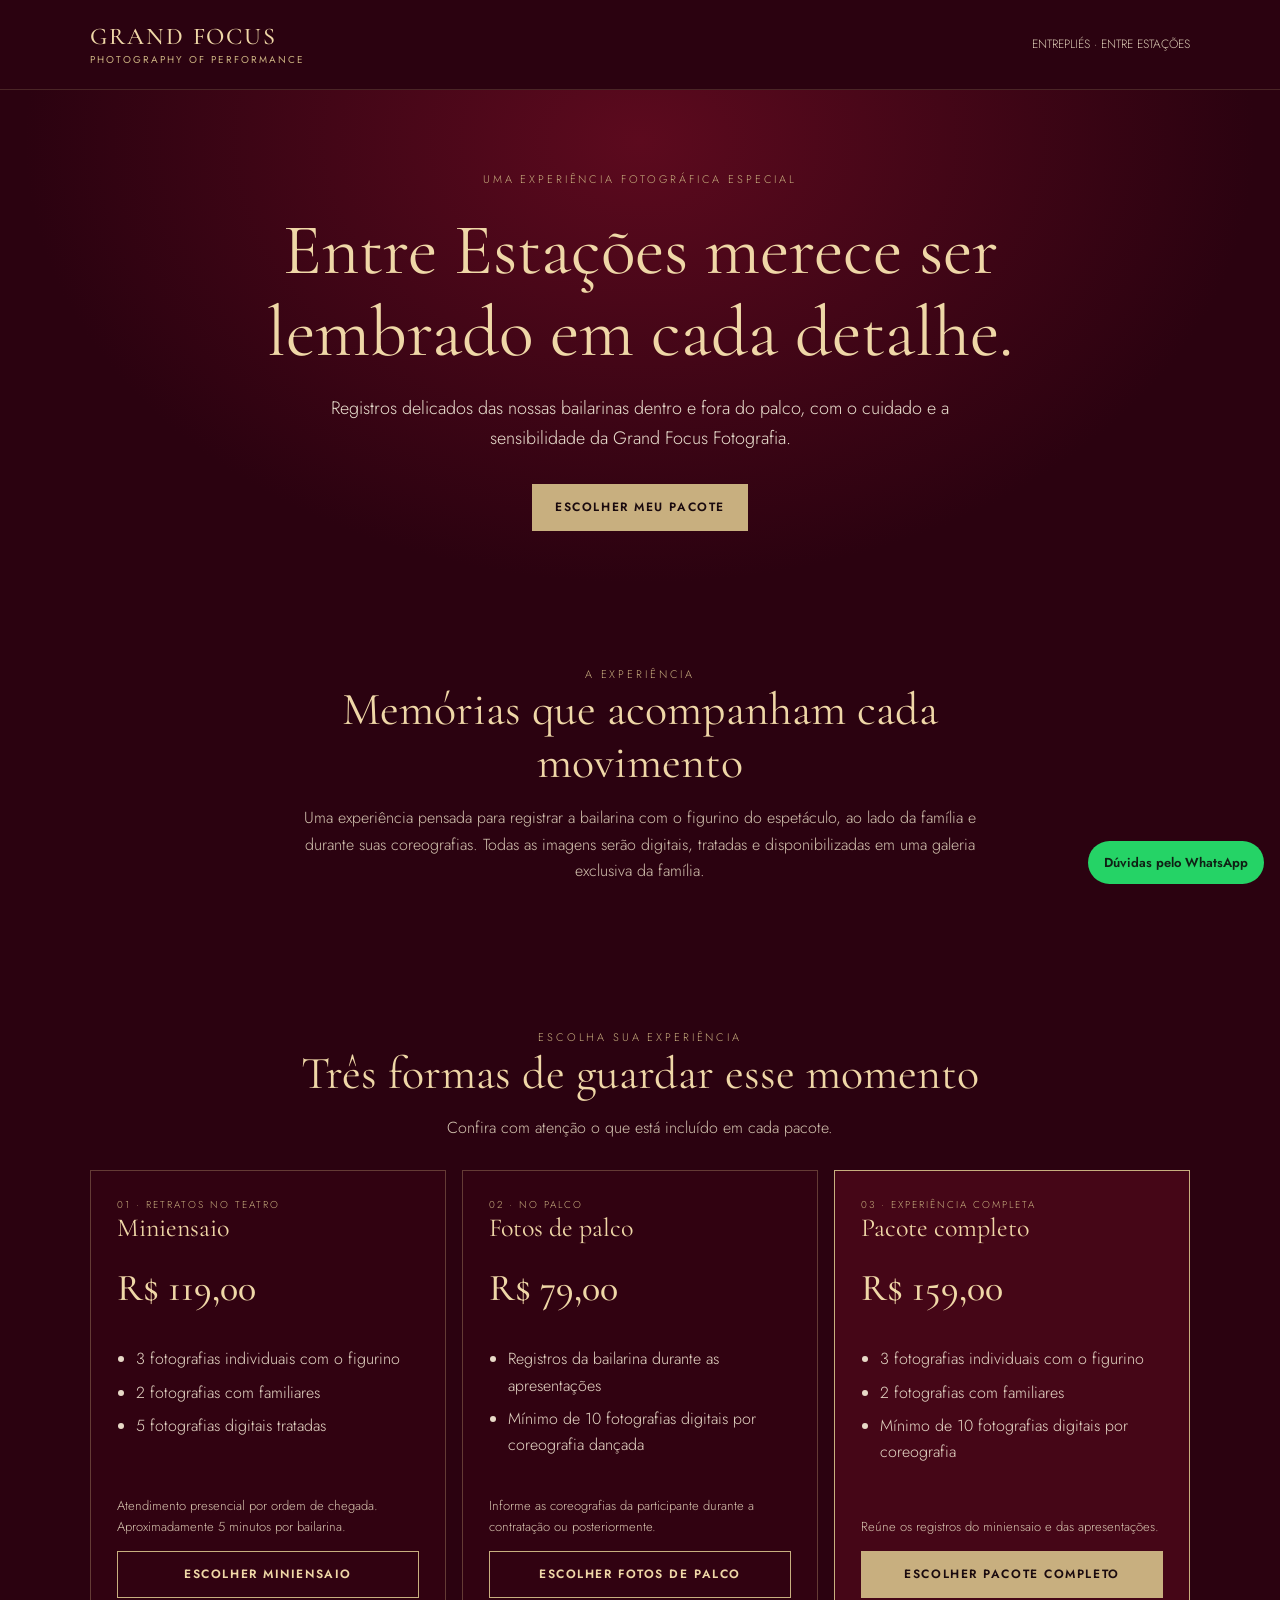
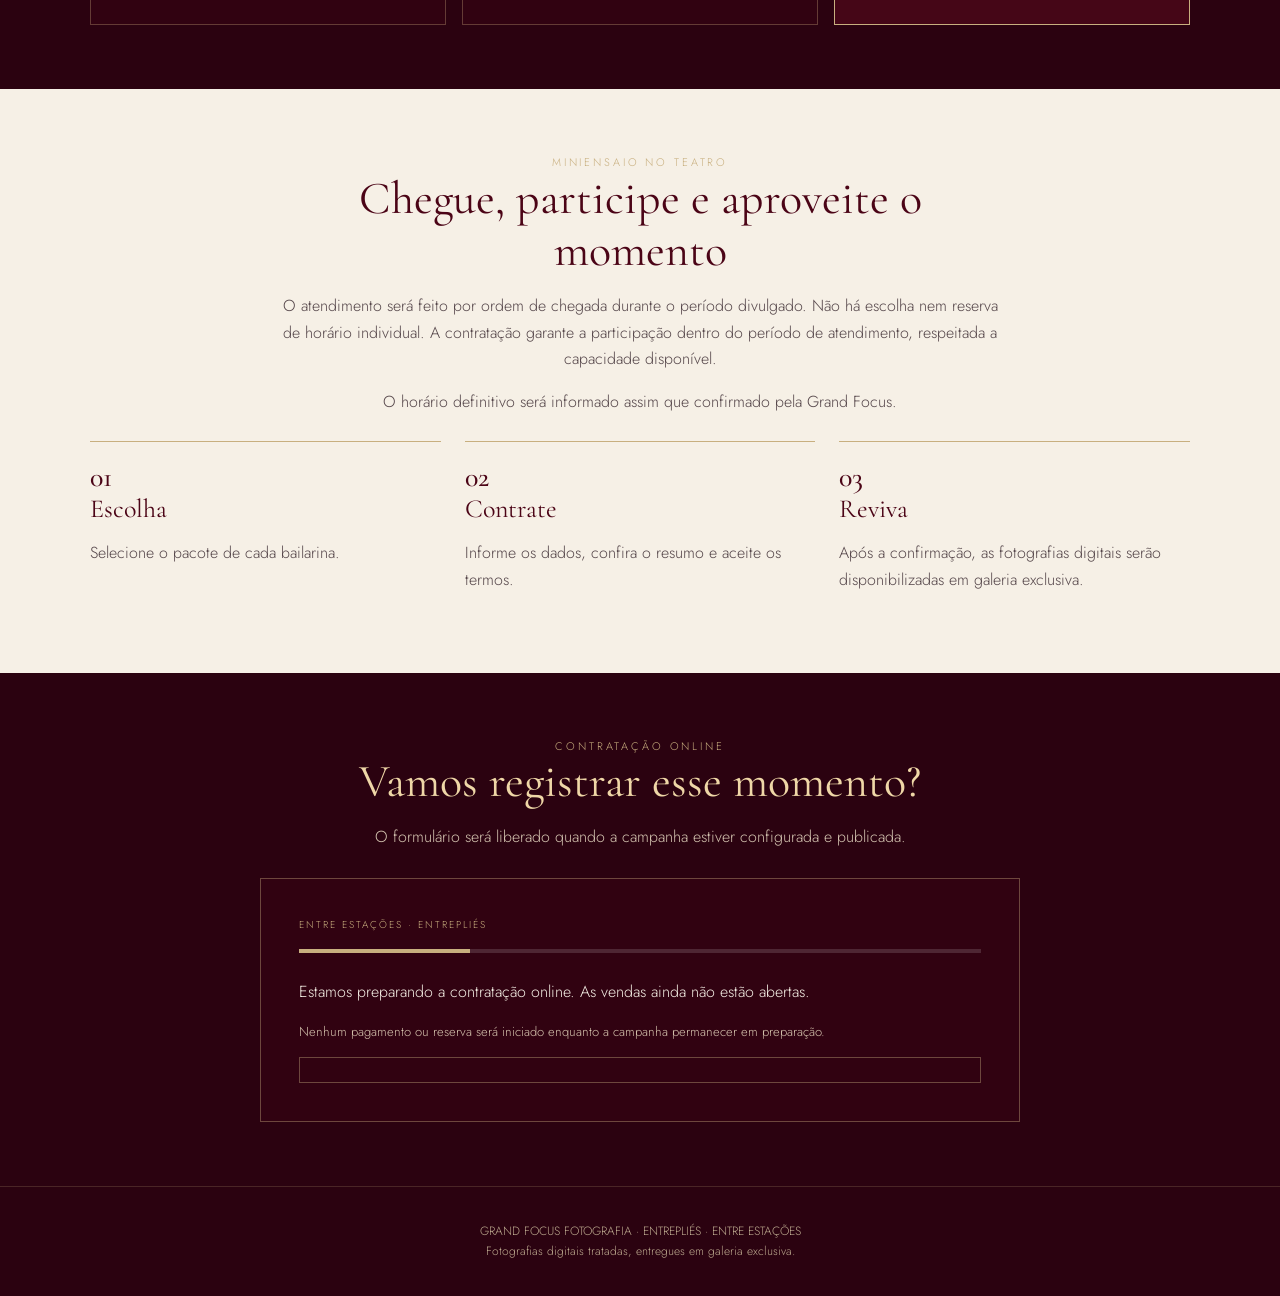
<file: contratar/entre-estacoes/index.html>
<!doctype html>
<html lang="pt-BR">
<head>
<meta charset="utf-8">
<meta name="viewport" content="width=device-width,initial-scale=1">
<meta name="theme-color" content="#2B0210">
<title>Entre Estações | Experiência fotográfica Grand Focus</title>
<meta name="description" content="Escolha a experiência fotográfica do espetáculo Entre Estações, da ENTREPLIÉS.">
<link rel="preconnect" href="https://fonts.googleapis.com">
<link rel="preconnect" href="https://fonts.gstatic.com" crossorigin>
<link href="https://fonts.googleapis.com/css2?family=Cormorant+Garamond:wght@400;500;600&family=Jost:wght@300;400;500;600&display=swap" rel="stylesheet">
<style>
:root{--wine:#4B0416;--wine2:#2B0210;--gold:#C8AF7F;--gold2:#EFD7A7;--ivory:#F6F0E6;--ink:#1A0A0E;--serif:'Cormorant Garamond',Georgia,serif;--sans:'Jost',Arial,sans-serif}
*{box-sizing:border-box}html{scroll-behavior:smooth}body{margin:0;background:var(--wine2);color:var(--ivory);font:300 16px/1.65 var(--sans)}
a{color:inherit}button,input,select,textarea{font:inherit}.wrap{width:min(1100px,90%);margin:auto}.top{padding:22px 0;border-bottom:1px solid #c8af7f33}.brand{display:flex;align-items:center;justify-content:space-between;gap:16px}.brand strong{font:500 24px var(--serif);letter-spacing:.08em;color:var(--gold2)}.brand small{display:block;font:400 10px var(--sans);letter-spacing:.2em;color:var(--gold);text-transform:uppercase}.brand span{font-size:12px;color:#d9c9b2}.hero{padding:80px 0 70px;text-align:center;background:radial-gradient(ellipse at 50% 10%,#5c0a1e 0,#2b0210 68%)}.eyebrow{font-size:11px;letter-spacing:.26em;text-transform:uppercase;color:var(--gold)}h1,h2,h3{font-family:var(--serif);font-weight:400;color:var(--gold2);line-height:1.15}h1{font-size:clamp(42px,7vw,72px);max-width:820px;margin:20px auto}h2{font-size:clamp(32px,5vw,46px);margin:0 0 14px}h3{font-size:26px;margin:0 0 10px}.lede{max-width:650px;margin:0 auto 30px;color:#eadfcf;font-size:18px}.btn{display:inline-flex;justify-content:center;align-items:center;border:1px solid var(--gold);padding:13px 22px;text-decoration:none;text-transform:uppercase;letter-spacing:.13em;font-size:12px;font-weight:600;background:var(--gold);color:var(--ink);cursor:pointer}.btn.ghost{background:transparent;color:var(--gold2)}section{padding:64px 0}.intro{text-align:center;max-width:720px;margin:auto}.muted{color:#d4c4b0}.grid{display:grid;grid-template-columns:repeat(3,1fr);gap:16px;margin-top:28px}.card{border:1px solid #c8af7f55;padding:26px;background:#4b041633;display:flex;flex-direction:column}.card.featured{border-color:var(--gold);background:#5c0a1e88}.price{font:500 38px var(--serif);color:var(--gold2);margin:12px 0}.card ul{padding-left:19px;color:#e7d9c7;flex:1}.card li{margin:7px 0}.tag{font-size:10px;letter-spacing:.2em;text-transform:uppercase;color:var(--gold)}.how{background:var(--ivory);color:var(--ink)}.how h2,.how h3{color:var(--wine)}.how .muted{color:#55464a}.steps{display:grid;grid-template-columns:repeat(3,1fr);gap:24px;margin-top:26px}.step{border-top:1px solid #c8af7f;padding-top:18px}.step b{font:500 28px var(--serif);color:var(--wine)}.form-shell{max-width:760px;margin:28px auto 0;border:1px solid #c8af7f66;padding:clamp(20px,5vw,38px);background:#4b041633}.progress{height:4px;background:#ffffff24;margin:15px 0 26px}.progress span{display:block;height:100%;width:25%;background:var(--gold)}.field{display:grid;gap:6px;margin:14px 0}.field label{font-size:13px;color:var(--gold2)}input,select,textarea{width:100%;border:1px solid #c8af7f88;background:#20030d;color:white;padding:12px;border-radius:2px}input:focus,select:focus,textarea:focus{outline:2px solid var(--gold)}.row{display:grid;grid-template-columns:1fr 1fr;gap:12px}.actions{display:flex;justify-content:space-between;gap:12px;margin-top:24px}.hidden{display:none!important}.notice{font-size:13px;color:#d6c4ae}.status{padding:12px;border:1px solid #c8af7f66;margin-top:14px;min-height:24px}.package-choice{display:block;border:1px solid #c8af7f66;padding:14px;margin:10px 0;cursor:pointer}.package-choice input{width:auto;margin-right:8px}.footer{text-align:center;padding:35px 0;color:#bca98e;border-top:1px solid #c8af7f33;font-size:12px}.contact{position:fixed;right:16px;bottom:16px;z-index:3;background:#25d366;color:#102015;text-decoration:none;padding:11px 16px;border-radius:30px;font-size:13px;font-weight:600}
@media(max-width:760px){.grid,.steps{grid-template-columns:1fr}.hero{padding:58px 0}.row{grid-template-columns:1fr}.card{padding:22px}.brand span{display:none}.actions .btn{flex:1;padding:12px 10px}}
</style>
</head>
<body>
<header class="top"><div class="wrap brand"><div><strong>GRAND FOCUS</strong><small>Photography of Performance</small></div><span>ENTREPLIÉS · ENTRE ESTAÇÕES</span></div></header>
<main>
<section class="hero"><div class="wrap"><div class="eyebrow">Uma experiência fotográfica especial</div><h1>Entre Estações merece ser lembrado em cada detalhe.</h1><p class="lede">Registros delicados das nossas bailarinas dentro e fora do palco, com o cuidado e a sensibilidade da Grand Focus Fotografia.</p><a class="btn" href="#pacotes">Escolher meu pacote</a></div></section>
<section id="experiencia"><div class="wrap intro"><div class="eyebrow">A experiência</div><h2>Memórias que acompanham cada movimento</h2><p class="muted">Uma experiência pensada para registrar a bailarina com o figurino do espetáculo, ao lado da família e durante suas coreografias. Todas as imagens serão digitais, tratadas e disponibilizadas em uma galeria exclusiva da família.</p></div></section>
<section id="pacotes"><div class="wrap"><div class="intro"><div class="eyebrow">Escolha sua experiência</div><h2>Três formas de guardar esse momento</h2><p class="muted">Confira com atenção o que está incluído em cada pacote.</p></div><div class="grid">
<article class="card"><span class="tag">01 · Retratos no teatro</span><h3>Miniensaio</h3><div class="price">R$ 119,00</div><ul><li>3 fotografias individuais com o figurino</li><li>2 fotografias com familiares</li><li>5 fotografias digitais tratadas</li></ul><p class="notice">Atendimento presencial por ordem de chegada. Aproximadamente 5 minutos por bailarina.</p><button class="btn ghost choose" data-package="miniensaio">Escolher miniensaio</button></article>
<article class="card"><span class="tag">02 · No palco</span><h3>Fotos de palco</h3><div class="price">R$ 79,00</div><ul><li>Registros da bailarina durante as apresentações</li><li>Mínimo de 10 fotografias digitais por coreografia dançada</li></ul><p class="notice">Informe as coreografias da participante durante a contratação ou posteriormente.</p><button class="btn ghost choose" data-package="palco">Escolher fotos de palco</button></article>
<article class="card featured"><span class="tag">03 · Experiência completa</span><h3>Pacote completo</h3><div class="price">R$ 159,00</div><ul><li>3 fotografias individuais com o figurino</li><li>2 fotografias com familiares</li><li>Mínimo de 10 fotografias digitais por coreografia</li></ul><p class="notice">Reúne os registros do miniensaio e das apresentações.</p><button class="btn choose" data-package="completo">Escolher pacote completo</button></article>
</div></div></section>
<section class="how"><div class="wrap"><div class="intro"><div class="eyebrow">Miniensaio no teatro</div><h2>Chegue, participe e aproveite o momento</h2><p class="muted">O atendimento será feito por ordem de chegada durante o período divulgado. Não há escolha nem reserva de horário individual. A contratação garante a participação dentro do período de atendimento, respeitada a capacidade disponível.</p><p id="session-window" class="muted">O horário definitivo será informado assim que confirmado pela Grand Focus.</p></div><div class="steps"><div class="step"><b>01</b><h3>Escolha</h3><p class="muted">Selecione o pacote de cada bailarina.</p></div><div class="step"><b>02</b><h3>Contrate</h3><p class="muted">Informe os dados, confira o resumo e aceite os termos.</p></div><div class="step"><b>03</b><h3>Reviva</h3><p class="muted">Após a confirmação, as fotografias digitais serão disponibilizadas em galeria exclusiva.</p></div></div></div></section>
<section id="contratacao"><div class="wrap intro"><div class="eyebrow">Contratação online</div><h2>Vamos registrar esse momento?</h2><p class="muted">O formulário será liberado quando a campanha estiver configurada e publicada.</p></div><div class="form-shell"><div class="tag">Entre Estações · ENTREPLIÉS</div><div class="progress"><span></span></div><div id="form-content"><p>Estamos preparando a contratação online. As vendas ainda não estão abertas.</p><p class="notice">Nenhum pagamento ou reserva será iniciado enquanto a campanha permanecer em preparação.</p></div><div id="form-status" class="status" role="status" aria-live="polite"></div></div></section>
</main>
<footer class="footer"><div class="wrap">GRAND FOCUS FOTOGRAFIA · ENTREPLIÉS · ENTRE ESTAÇÕES<br>Fotografias digitais tratadas, entregues em galeria exclusiva.</div></footer>
<a class="contact" href="https://wa.me/5534992632922?text=Ol%C3%A1%2C%20estou%20realizando%20a%20contrata%C3%A7%C3%A3o%20das%20fotografias%20do%20espet%C3%A1culo%20Entre%20Esta%C3%A7%C3%B5es%2C%20da%20Entrepli%C3%A9s%2C%20e%20gostaria%20de%20tirar%20uma%20d%C3%BAvida." target="_blank" rel="noopener">Dúvidas pelo WhatsApp</a>
<script>
const packages={miniensaio:11900,palco:7900,completo:15900};
document.querySelectorAll('.choose').forEach(button=>button.addEventListener('click',()=>{document.getElementById('form-status').textContent='A campanha ainda está em preparação. Sua escolha não gerou pedido nem reserva.';document.getElementById('contratacao').scrollIntoView({behavior:'smooth'});}));
</script>
</body></html>
</file>
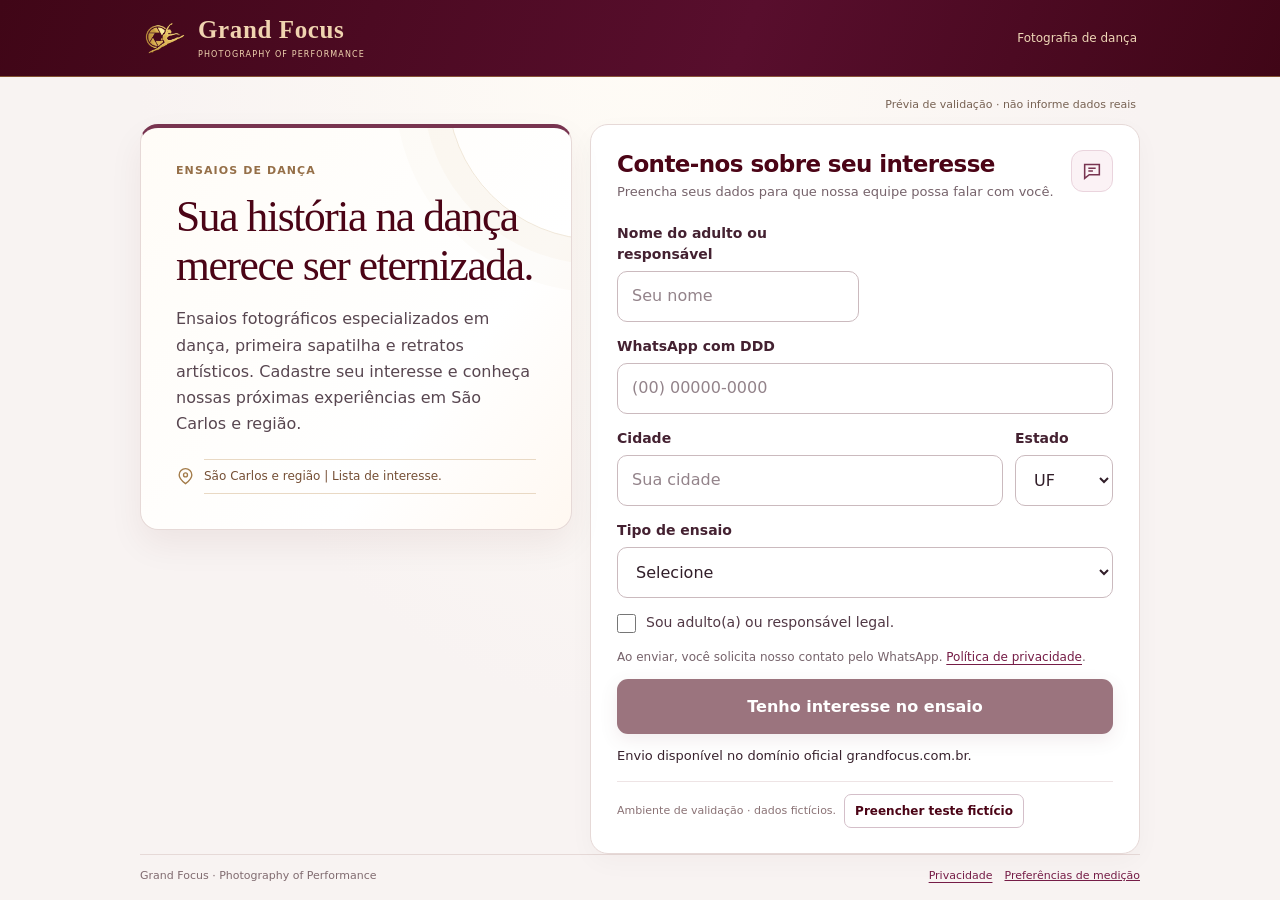
<file: ensaios/danca/index.html>
<!doctype html><html lang="pt-BR"><head><meta charset="utf-8"><meta name="viewport" content="width=device-width,initial-scale=1"><meta name="theme-color" content="#400617"><title>Ensaio fotográfico de dança | Grand Focus</title><meta name="description" content="Manifeste interesse em novas sessões de fotografia artística de dança na região de São Carlos."><meta name="robots" content="noindex,follow"><link rel="canonical" href="https://www.grandfocus.com.br/ensaios/danca/"><link rel="icon" href="/assets/logo-icone.png"><meta property="og:title" content="Ensaio fotográfico de dança | Grand Focus"><meta property="og:description" content="Manifeste interesse em novas sessões de fotografia artística de dança na região de São Carlos."><meta property="og:url" content="https://www.grandfocus.com.br/ensaios/danca/"><link rel="stylesheet" href="/landing/form-first.css?v=20261119"><script src="/landing/config.js" defer></script><script src="/landing/landing.js" defer></script></head><body><header class="brand"><div class="header-inner"><div class="brand-lockup"><img src="/assets/logo-icone.png" width="40" height="40" alt=""><div><strong>Grand Focus</strong><small>PHOTOGRAPHY OF PERFORMANCE</small></div></div><span class="header-note">Fotografia de dança</span></div></header><main class="shell"><div class="preview" id="preview-alert">Prévia de validação · não informe dados reais</div><div class="composition"><section class="offer"><div class="copy"><p class="eyebrow">ENSAIOS DE DANÇA</p><h1>Sua história na dança merece ser eternizada.</h1><p class="desc">Ensaios fotográficos especializados em dança, primeira sapatilha e retratos artísticos. Cadastre seu interesse e conheça nossas próximas experiências em São Carlos e região.</p><p class="region"><svg viewBox="0 0 24 24" fill="none" stroke="currentColor" stroke-width="1.7" aria-hidden="true"><path d="M20 10c0 5-8 11-8 11S4 15 4 10a8 8 0 1 1 16 0Z"/><circle cx="12" cy="10" r="2.5"/></svg><span data-seasonal>São Carlos e região | Lista de interesse.</span></p></div></section><section class="form-panel" id="interesse"><div id="form-content"><div class="form-heading"><div><h2>Conte-nos sobre seu interesse</h2><p>Preencha seus dados para que nossa equipe possa falar com você.</p></div><span class="form-icon" aria-hidden="true"><svg viewBox="0 0 24 24" fill="none" stroke="currentColor" stroke-width="1.7" aria-hidden="true"><path d="M4 5h16v11H9l-5 4V5Z"/><path d="M8 9h8M8 12h5"/></svg></span></div><form id="lead-form" data-funnel="b2c" data-landing="b2c_dance_interest" data-variant="original" data-offer="ensaio_danca" data-version="2026-11-18.2"><div class="fields"><label class="field "><span>Nome do adulto ou responsável</span><input name="name" autocomplete="name" minlength="2" maxlength="100" required placeholder="Seu nome"></label><label class="field "><span>WhatsApp com DDD</span><input name="phone" type="tel" inputmode="tel" autocomplete="tel-national" maxlength="25" required placeholder="(00) 00000-0000"></label><div class="location"><label class="field "><span>Cidade</span><input name="city" autocomplete="address-level2" minlength="2" maxlength="100" required placeholder="Sua cidade"></label><label class="field "><span>Estado</span><select name="state" required><option value="">UF</option><option>AC</option><option>AL</option><option>AP</option><option>AM</option><option>BA</option><option>CE</option><option>DF</option><option>ES</option><option>GO</option><option>MA</option><option>MT</option><option>MS</option><option>MG</option><option>PA</option><option>PB</option><option>PR</option><option>PE</option><option>PI</option><option>RJ</option><option>RN</option><option>RS</option><option>RO</option><option>RR</option><option>SC</option><option>SP</option><option>SE</option><option>TO</option></select></label></div><label class="field "><span>Tipo de ensaio</span><select name="interest_type" required><option value="">Selecione</option><option value="artistico">Ensaio artístico</option><option value="primeira_sapatilha">Primeira sapatilha</option><option value="portfolio">Portfólio</option><option value="outro">Outro</option></select></label><input type="hidden" name="event_date" value=""><label class="check"><input type="checkbox" name="adult_confirmed" required> Sou adulto(a) ou responsável legal.</label></div><div class="hp" aria-hidden="true"><label>Deixe vazio<input name="website" tabindex="-1" autocomplete="off"></label></div><p class="legal">Ao enviar, você solicita nosso contato pelo WhatsApp. <a href="/privacidade/">Política de privacidade</a>.</p><button type="submit" class="submit">Tenho interesse no ensaio</button><p id="form-message" role="status" tabindex="-1"></p></form><div class="test-tools"><p id="test-note">Ambiente de validação · dados fictícios.</p><button id="test-fill" type="button">Preencher teste fictício</button></div></div><div id="thank-you" class="thank-you" hidden tabindex="-1"><span class="tick">✓</span><h2>Seu interesse foi registrado!</h2><p>Nossa equipe entrará em contato para conversar sobre as possibilidades do seu ensaio.</p><p id="success-detail" class="legal"></p><a id="whatsapp-next" class="submit" hidden target="_blank" rel="noopener">Conversar no WhatsApp</a><span class="legal">Sem cobrança ou reserva automática.</span></div></section></div><footer><span>Grand Focus · Photography of Performance</span><div><a href="/privacidade/">Privacidade</a><button id="privacy-settings" type="button">Preferências de medição</button></div></footer><section id="consent" class="consent" hidden><h3>Preferências de medição</h3><p>O formulário funciona sem rastreamento. Você pode aceitar ou recusar a medição. Nenhuma tag publicitária está ativa nesta prévia.</p><div><button id="consent-no" type="button">Recusar</button><button id="consent-yes" type="button">Aceitar medição</button></div></section></main></body></html>
</file>
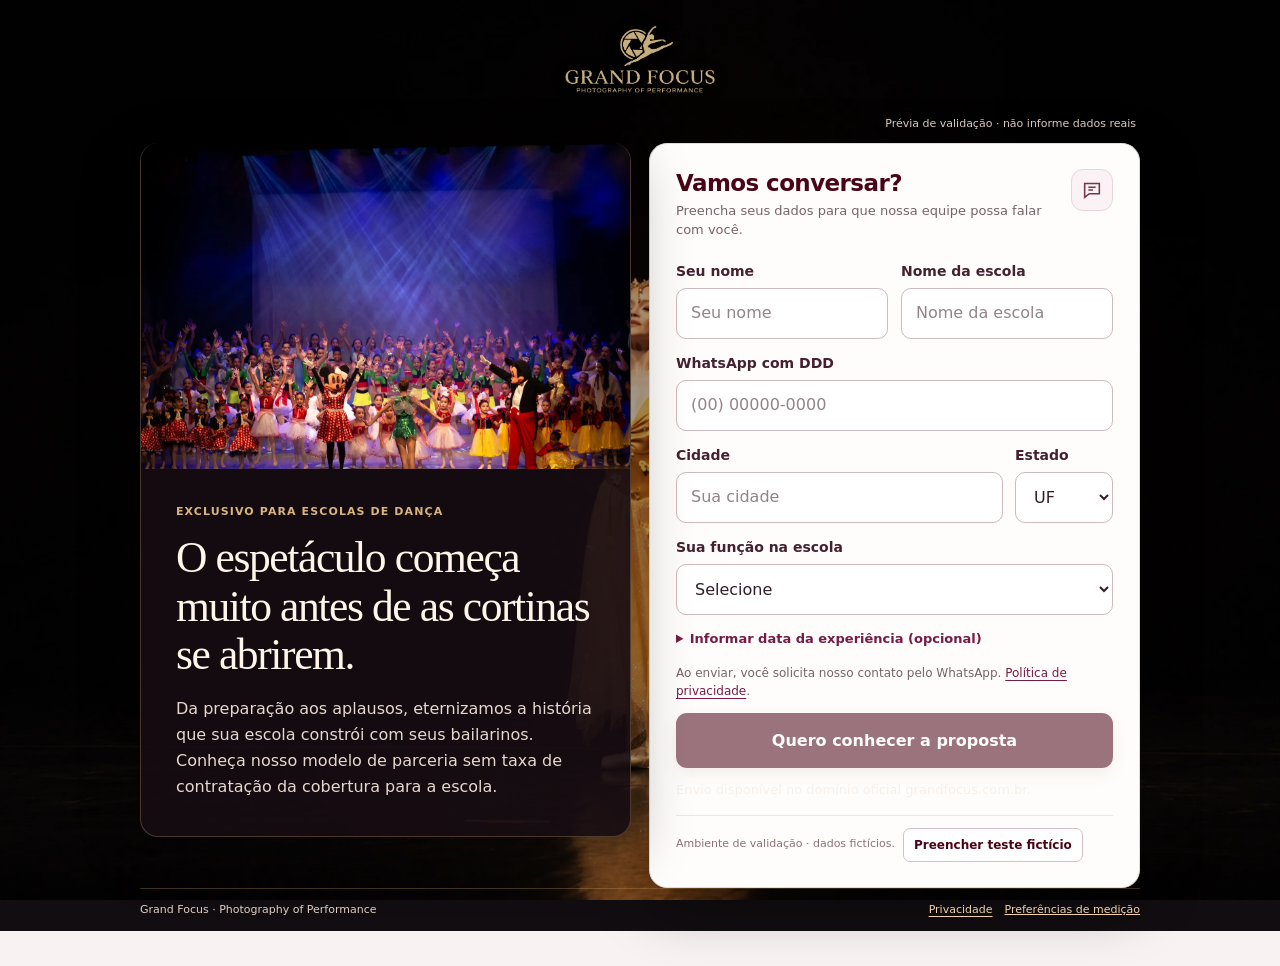
<file: escolas/espetaculos-b/index.html>
<!doctype html><html lang="pt-BR"><head><meta charset="utf-8"><meta name="viewport" content="width=device-width,initial-scale=1"><meta name="theme-color" content="#400617"><title>Fotografia de espetáculos de dança para escolas | Grand Focus</title><meta name="description" content="Fotografia especializada em dança, palco e bastidores. Conheça nosso modelo de parceria com escolas de dança."><meta name="robots" content="noindex,follow"><link rel="canonical" href="https://www.grandfocus.com.br/escolas/espetaculos/"><link rel="icon" href="/assets/logo-icone.png"><meta property="og:title" content="Fotografia de espetáculos de dança para escolas | Grand Focus"><meta property="og:description" content="Fotografia especializada em dança, palco e bastidores. Conheça nosso modelo de parceria com escolas de dança."><meta property="og:url" content="https://www.grandfocus.com.br/escolas/espetaculos-b/"><link rel="stylesheet" href="/landing/form-first.css?v=20261119"><script src="/landing/config.js" defer></script><script src="/landing/landing.js" defer></script><style>.spectacle-cover{display:block;width:100%;height:auto;aspect-ratio:3/2;object-fit:cover;object-position:center bottom;background:#171124}@media(max-width:760px){.spectacle-cover{aspect-ratio:12/5;height:auto;object-position:center bottom}}</style><link rel="stylesheet" href="/landing/spectacle-carousel.css?v=4"><script defer src="/landing/spectacle-images.js?v=1"></script><script defer src="/landing/spectacle-carousel.js?v=3"></script></head><body class="gf-spectacle"><header class="gf-integrated-brand" aria-label="Grand Focus"><img src="/assets/grand-focus-assinatura-ouro.png" alt="Grand Focus — Photography of Performance" width="216" height="69" decoding="async"></header><main class="shell"><div class="preview" id="preview-alert">Prévia de validação · não informe dados reais</div><div class="composition"><section class="offer"><img class="spectacle-cover" src="/assets/capa-espetaculos.webp" width="1440" height="960" alt="Elenco de bailarinos reunido no palco ao final de um espetáculo de dança" fetchpriority="high" decoding="async"><div class="copy"><p class="eyebrow">EXCLUSIVO PARA ESCOLAS DE DANÇA</p><h1>O espetáculo começa muito antes de as cortinas se abrirem.</h1><p class="desc">Da preparação aos aplausos, eternizamos a história que sua escola constrói com seus bailarinos. Conheça nosso modelo de parceria sem taxa de contratação da cobertura para a escola.</p></div></section><section class="form-panel" id="interesse"><div id="form-content"><div class="form-heading"><div><h2>Vamos conversar?</h2><p>Preencha seus dados para que nossa equipe possa falar com você.</p></div><span class="form-icon" aria-hidden="true"><svg viewBox="0 0 24 24" fill="none" stroke="currentColor" stroke-width="1.7" aria-hidden="true"><path d="M4 5h16v11H9l-5 4V5Z"/><path d="M8 9h8M8 12h5"/></svg></span></div><form id="lead-form" data-funnel="b2b" data-landing="b2b_spectacle_b" data-variant="b" data-offer="espetaculo" data-version="2026-11-18.2"><div class="fields"><label class="field "><span>Seu nome</span><input name="name" autocomplete="name" minlength="2" maxlength="100" required placeholder="Seu nome"></label><label class="field "><span>Nome da escola</span><input name="school_name" autocomplete="organization" minlength="2" maxlength="150" required placeholder="Nome da escola"></label><label class="field "><span>WhatsApp com DDD</span><input name="phone" type="tel" inputmode="tel" autocomplete="tel-national" maxlength="25" required placeholder="(00) 00000-0000"></label><div class="location"><label class="field "><span>Cidade</span><input name="city" autocomplete="address-level2" minlength="2" maxlength="100" required placeholder="Sua cidade"></label><label class="field "><span>Estado</span><select name="state" required><option value="">UF</option><option>AC</option><option>AL</option><option>AP</option><option>AM</option><option>BA</option><option>CE</option><option>DF</option><option>ES</option><option>GO</option><option>MA</option><option>MT</option><option>MS</option><option>MG</option><option>PA</option><option>PB</option><option>PR</option><option>PE</option><option>PI</option><option>RJ</option><option>RN</option><option>RS</option><option>RO</option><option>RR</option><option>SC</option><option>SP</option><option>SE</option><option>TO</option></select></label></div><label class="field "><span>Sua função na escola</span><select name="role" required><option value="">Selecione</option><option value="proprietaria">Proprietária(o)</option><option value="direcao">Direção</option><option value="coordenacao">Coordenação</option><option value="outra">Outra</option></select></label><input type="hidden" name="interest_type" value="espetaculo"><details class="optional"><summary>Informar data da experiência (opcional)</summary><label class="field "><span>Data prevista</span><input name="event_date" maxlength="100" placeholder="Ex.: 15 de dezembro"></label></details></div><div class="hp" aria-hidden="true"><label>Deixe vazio<input name="website" tabindex="-1" autocomplete="off"></label></div><p class="legal">Ao enviar, você solicita nosso contato pelo WhatsApp. <a href="/privacidade/">Política de privacidade</a>.</p><button type="submit" class="submit">Quero conhecer a proposta</button><p id="form-message" role="status" tabindex="-1"></p></form><div class="test-tools"><p id="test-note">Ambiente de validação · dados fictícios.</p><button id="test-fill" type="button">Preencher teste fictício</button></div></div><div id="thank-you" class="thank-you" hidden tabindex="-1"><span class="tick">✓</span><h2>Recebemos seu interesse!</h2><p>Nossa equipe entrará em contato pelo WhatsApp para conhecer sua escola e apresentar nossa proposta.</p><p id="success-detail" class="legal"></p><a id="whatsapp-next" class="submit" hidden target="_blank" rel="noopener">Conversar no WhatsApp</a><span class="legal">Sem cobrança ou reserva automática.</span></div></section></div><footer><span>Grand Focus · Photography of Performance</span><div><a href="/privacidade/">Privacidade</a><button id="privacy-settings" type="button">Preferências de medição</button></div></footer><section id="consent" class="consent" hidden><h3>Preferências de medição</h3><p>O formulário funciona sem rastreamento. Você pode aceitar ou recusar a medição. Nenhuma tag publicitária está ativa nesta prévia.</p><div><button id="consent-no" type="button">Recusar</button><button id="consent-yes" type="button">Aceitar medição</button></div></section></main></body></html>
</file>
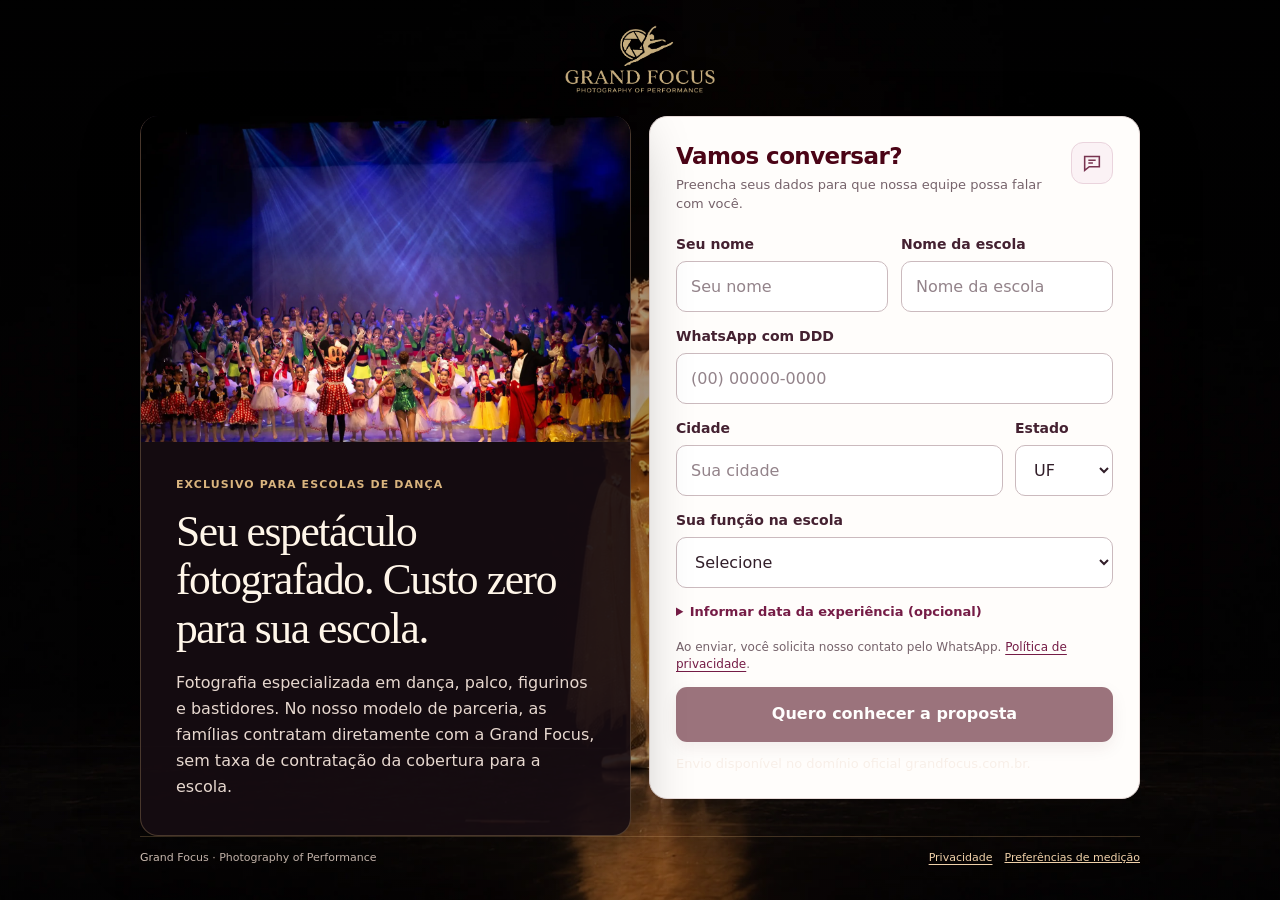
<file: escolas/espetaculos/index.html>
<!doctype html><html lang="pt-BR"><head><meta charset="utf-8"><meta name="viewport" content="width=device-width,initial-scale=1"><meta name="theme-color" content="#400617"><title>Fotografia de espetáculos de dança para escolas | Grand Focus</title><meta name="description" content="Fotografia especializada em dança, palco e bastidores. Conheça nosso modelo de parceria com escolas de dança."><link rel="canonical" href="https://www.grandfocus.com.br/"><link rel="icon" href="/assets/logo-icone.png"><meta property="og:title" content="Fotografia de espetáculos de dança para escolas | Grand Focus"><meta property="og:description" content="Fotografia especializada em dança, palco e bastidores. Conheça nosso modelo de parceria com escolas de dança."><meta property="og:url" content="https://www.grandfocus.com.br/"><link rel="stylesheet" href="/landing/form-first.css?v=20261119"><script src="/landing/config.js?v=20261119.3" defer></script><script src="/landing/landing.js?v=20261119.3" defer></script><style>.spectacle-cover{display:block;width:100%;height:auto;aspect-ratio:3/2;object-fit:cover;object-position:center bottom;background:#171124}@media(max-width:760px){.spectacle-cover{aspect-ratio:12/5;height:auto;object-position:center bottom}}</style><link rel="stylesheet" href="/landing/spectacle-carousel.css?v=4"><script defer src="/landing/spectacle-images.js?v=1"></script><script defer src="/landing/spectacle-carousel.js?v=3"></script></head><body class="gf-spectacle"><header class="gf-integrated-brand" aria-label="Grand Focus"><img src="/assets/grand-focus-assinatura-ouro.png" alt="Grand Focus — Photography of Performance" width="216" height="69" decoding="async"></header><main class="shell"><div class="composition"><section class="offer"><img class="spectacle-cover" src="/assets/capa-espetaculos.webp" width="1440" height="960" alt="Elenco de bailarinos reunido no palco ao final de um espetáculo de dança" fetchpriority="high" decoding="async"><div class="copy"><p class="eyebrow">EXCLUSIVO PARA ESCOLAS DE DANÇA</p><h1>Seu espetáculo fotografado. Custo zero para sua escola.</h1><p class="desc">Fotografia especializada em dança, palco, figurinos e bastidores. No nosso modelo de parceria, as famílias contratam diretamente com a Grand Focus, sem taxa de contratação da cobertura para a escola.</p></div></section><section class="form-panel" id="interesse"><div id="form-content"><div class="form-heading"><div><h2>Vamos conversar?</h2><p>Preencha seus dados para que nossa equipe possa falar com você.</p></div><span class="form-icon" aria-hidden="true"><svg viewBox="0 0 24 24" fill="none" stroke="currentColor" stroke-width="1.7" aria-hidden="true"><path d="M4 5h16v11H9l-5 4V5Z"/><path d="M8 9h8M8 12h5"/></svg></span></div><form id="lead-form" data-funnel="b2b" data-landing="b2b_spectacle_a" data-variant="a" data-offer="espetaculo" data-version="2026-11-18.2"><div class="fields"><label class="field "><span>Seu nome</span><input name="name" autocomplete="name" minlength="2" maxlength="100" required placeholder="Seu nome"></label><label class="field "><span>Nome da escola</span><input name="school_name" autocomplete="organization" minlength="2" maxlength="150" required placeholder="Nome da escola"></label><label class="field "><span>WhatsApp com DDD</span><input name="phone" type="tel" inputmode="tel" autocomplete="tel-national" maxlength="25" required placeholder="(00) 00000-0000"></label><div class="location"><label class="field "><span>Cidade</span><input name="city" autocomplete="address-level2" minlength="2" maxlength="100" required placeholder="Sua cidade"></label><label class="field "><span>Estado</span><select name="state" required><option value="">UF</option><option>AC</option><option>AL</option><option>AP</option><option>AM</option><option>BA</option><option>CE</option><option>DF</option><option>ES</option><option>GO</option><option>MA</option><option>MT</option><option>MS</option><option>MG</option><option>PA</option><option>PB</option><option>PR</option><option>PE</option><option>PI</option><option>RJ</option><option>RN</option><option>RS</option><option>RO</option><option>RR</option><option>SC</option><option>SP</option><option>SE</option><option>TO</option></select></label></div><label class="field "><span>Sua função na escola</span><select name="role" required><option value="">Selecione</option><option value="proprietaria">Proprietária(o)</option><option value="direcao">Direção</option><option value="coordenacao">Coordenação</option><option value="outra">Outra</option></select></label><input type="hidden" name="interest_type" value="espetaculo"><details class="optional"><summary>Informar data da experiência (opcional)</summary><label class="field "><span>Data prevista</span><input name="event_date" maxlength="100" placeholder="Ex.: 15 de dezembro"></label></details></div><div class="hp" aria-hidden="true"><label>Deixe vazio<input name="website" tabindex="-1" autocomplete="off"></label></div><p class="legal">Ao enviar, você solicita nosso contato pelo WhatsApp. <a href="/privacidade/">Política de privacidade</a>.</p><button type="submit" class="submit">Quero conhecer a proposta</button><p id="form-message" role="status" tabindex="-1"></p></form></div><div id="thank-you" class="thank-you" hidden tabindex="-1"><span class="tick">✓</span><h2>Recebemos seu interesse!</h2><p>Nossa equipe entrará em contato pelo WhatsApp para conhecer sua escola e apresentar nossa proposta.</p><p id="success-detail" class="legal"></p><a id="whatsapp-next" class="submit" hidden target="_blank" rel="noopener">Conversar no WhatsApp</a><span class="legal">Sem cobrança ou reserva automática.</span></div></section></div><footer><span>Grand Focus · Photography of Performance</span><div><a href="/privacidade/">Privacidade</a><button id="privacy-settings" type="button">Preferências de medição</button></div></footer><section id="consent" class="consent" hidden><h3>Preferências de medição</h3><p>O formulário funciona sem rastreamento. Você pode aceitar ou recusar a medição. A medição publicitária está desativada no momento.</p><div><button id="consent-no" type="button">Recusar</button><button id="consent-yes" type="button">Aceitar medição</button></div></section></main></body></html>
</file>
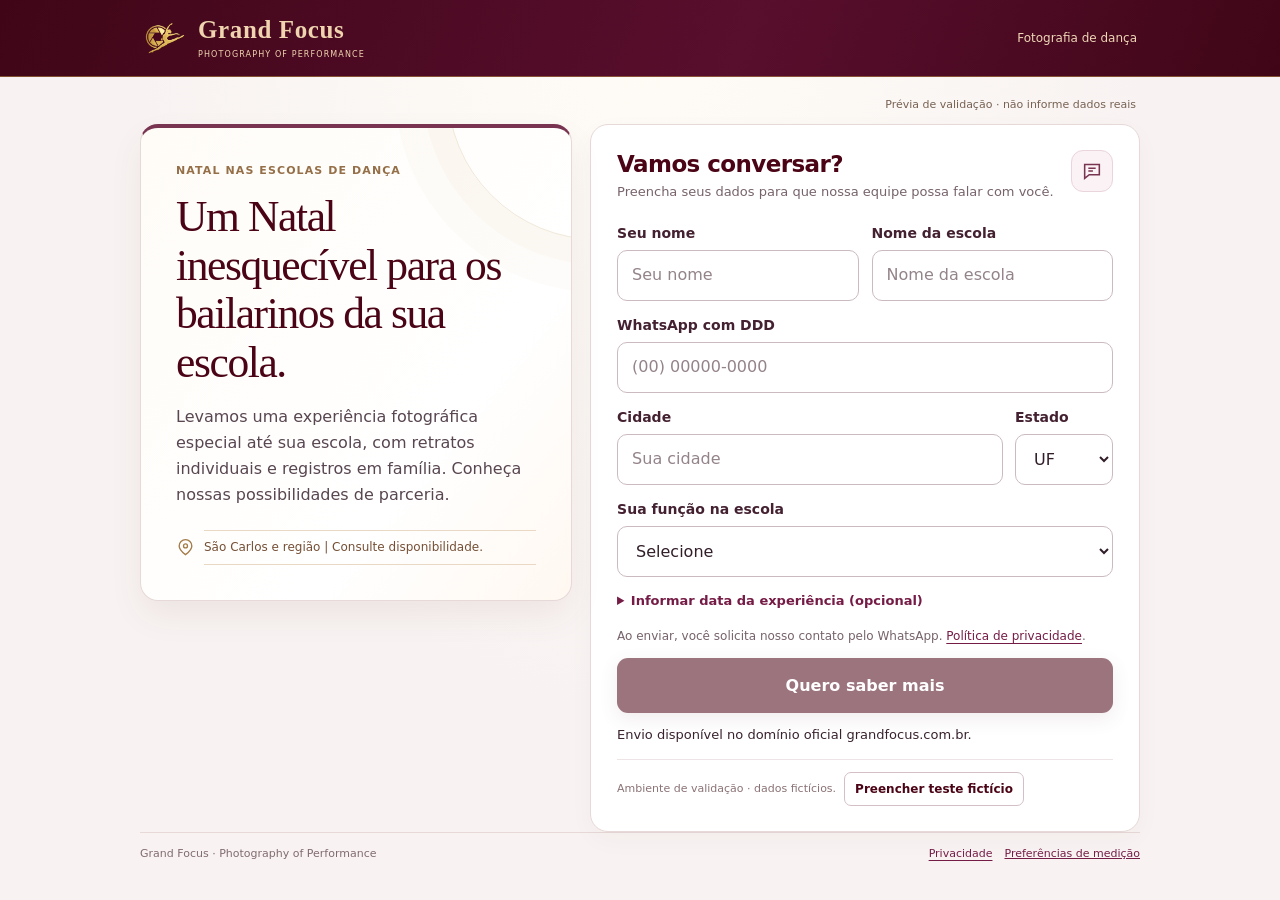
<file: escolas/natal/index.html>
<!doctype html><html lang="pt-BR"><head><meta charset="utf-8"><meta name="viewport" content="width=device-width,initial-scale=1"><meta name="theme-color" content="#400617"><title>Especial de Natal para escolas de dança | Grand Focus</title><meta name="description" content="Experiência fotográfica natalina dentro da escola, com retratos individuais e em família."><meta name="robots" content="noindex,follow"><link rel="canonical" href="https://www.grandfocus.com.br/escolas/natal/"><link rel="icon" href="/assets/logo-icone.png"><meta property="og:title" content="Especial de Natal para escolas de dança | Grand Focus"><meta property="og:description" content="Experiência fotográfica natalina dentro da escola, com retratos individuais e em família."><meta property="og:url" content="https://www.grandfocus.com.br/escolas/natal/"><link rel="stylesheet" href="/landing/form-first.css?v=20261119"><script src="/landing/config.js" defer></script><script src="/landing/landing.js" defer></script></head><body><header class="brand"><div class="header-inner"><div class="brand-lockup"><img src="/assets/logo-icone.png" width="40" height="40" alt=""><div><strong>Grand Focus</strong><small>PHOTOGRAPHY OF PERFORMANCE</small></div></div><span class="header-note">Fotografia de dança</span></div></header><main class="shell"><div class="preview" id="preview-alert">Prévia de validação · não informe dados reais</div><div class="composition"><section class="offer"><div class="copy"><p class="eyebrow">NATAL NAS ESCOLAS DE DANÇA</p><h1>Um Natal inesquecível para os bailarinos da sua escola.</h1><p class="desc">Levamos uma experiência fotográfica especial até sua escola, com retratos individuais e registros em família. Conheça nossas possibilidades de parceria.</p><p class="region"><svg viewBox="0 0 24 24" fill="none" stroke="currentColor" stroke-width="1.7" aria-hidden="true"><path d="M20 10c0 5-8 11-8 11S4 15 4 10a8 8 0 1 1 16 0Z"/><circle cx="12" cy="10" r="2.5"/></svg><span data-seasonal>São Carlos e região | Consulte disponibilidade.</span></p></div></section><section class="form-panel" id="interesse"><div id="form-content"><div class="form-heading"><div><h2>Vamos conversar?</h2><p>Preencha seus dados para que nossa equipe possa falar com você.</p></div><span class="form-icon" aria-hidden="true"><svg viewBox="0 0 24 24" fill="none" stroke="currentColor" stroke-width="1.7" aria-hidden="true"><path d="M4 5h16v11H9l-5 4V5Z"/><path d="M8 9h8M8 12h5"/></svg></span></div><form id="lead-form" data-funnel="b2b" data-landing="b2b_school_christmas" data-variant="original" data-offer="natal_escola" data-version="2026-11-18.2"><div class="fields"><label class="field "><span>Seu nome</span><input name="name" autocomplete="name" minlength="2" maxlength="100" required placeholder="Seu nome"></label><label class="field "><span>Nome da escola</span><input name="school_name" autocomplete="organization" minlength="2" maxlength="150" required placeholder="Nome da escola"></label><label class="field "><span>WhatsApp com DDD</span><input name="phone" type="tel" inputmode="tel" autocomplete="tel-national" maxlength="25" required placeholder="(00) 00000-0000"></label><div class="location"><label class="field "><span>Cidade</span><input name="city" autocomplete="address-level2" minlength="2" maxlength="100" required placeholder="Sua cidade"></label><label class="field "><span>Estado</span><select name="state" required><option value="">UF</option><option>AC</option><option>AL</option><option>AP</option><option>AM</option><option>BA</option><option>CE</option><option>DF</option><option>ES</option><option>GO</option><option>MA</option><option>MT</option><option>MS</option><option>MG</option><option>PA</option><option>PB</option><option>PR</option><option>PE</option><option>PI</option><option>RJ</option><option>RN</option><option>RS</option><option>RO</option><option>RR</option><option>SC</option><option>SP</option><option>SE</option><option>TO</option></select></label></div><label class="field "><span>Sua função na escola</span><select name="role" required><option value="">Selecione</option><option value="proprietaria">Proprietária(o)</option><option value="direcao">Direção</option><option value="coordenacao">Coordenação</option><option value="outra">Outra</option></select></label><input type="hidden" name="interest_type" value="natal_escola"><details class="optional"><summary>Informar data da experiência (opcional)</summary><label class="field "><span>Data prevista</span><input name="event_date" maxlength="100" placeholder="Ex.: 15 de dezembro"></label></details></div><div class="hp" aria-hidden="true"><label>Deixe vazio<input name="website" tabindex="-1" autocomplete="off"></label></div><p class="legal">Ao enviar, você solicita nosso contato pelo WhatsApp. <a href="/privacidade/">Política de privacidade</a>.</p><button type="submit" class="submit">Quero saber mais</button><p id="form-message" role="status" tabindex="-1"></p></form><div class="test-tools"><p id="test-note">Ambiente de validação · dados fictícios.</p><button id="test-fill" type="button">Preencher teste fictício</button></div></div><div id="thank-you" class="thank-you" hidden tabindex="-1"><span class="tick">✓</span><h2>Recebemos seu interesse!</h2><p>Nossa equipe entrará em contato pelo WhatsApp para conhecer sua escola e apresentar nossa proposta.</p><p id="success-detail" class="legal"></p><a id="whatsapp-next" class="submit" hidden target="_blank" rel="noopener">Conversar no WhatsApp</a><span class="legal">Sem cobrança ou reserva automática.</span></div></section></div><footer><span>Grand Focus · Photography of Performance</span><div><a href="/privacidade/">Privacidade</a><button id="privacy-settings" type="button">Preferências de medição</button></div></footer><section id="consent" class="consent" hidden><h3>Preferências de medição</h3><p>O formulário funciona sem rastreamento. Você pode aceitar ou recusar a medição. Nenhuma tag publicitária está ativa nesta prévia.</p><div><button id="consent-no" type="button">Recusar</button><button id="consent-yes" type="button">Aceitar medição</button></div></section></main></body></html>
</file>
<file: landing/form-first.css>
/* Visual adapted directly from the approved Grand Focus contracting experiences:
   wine header, paper background, white rounded cards and readable form controls. */
:root{font-family:system-ui,-apple-system,"Segoe UI",sans-serif;--wine:#4b0416;--deep:#400617;--gold:#b58b45;--paper:#f8f3f2;--ink:#39232e;--muted:#76636b;--border:#e6d9d7;color-scheme:light;background:var(--paper);color:var(--ink)}
*{box-sizing:border-box}[hidden]{display:none!important}html{scroll-behavior:smooth}body{margin:0;min-height:100vh;font-size:16px;line-height:1.5;background:radial-gradient(ellipse at 50% 0%,#fffcf6 0%,#f8f3f2 56%)}input,select,button{font:inherit}a{color:#751c46;text-underline-offset:3px}button{cursor:pointer}button:disabled{opacity:.55;cursor:wait}button:focus-visible,a:focus-visible,input:focus-visible,select:focus-visible,summary:focus-visible{outline:3px solid #b98347;outline-offset:3px}
.brand{background:linear-gradient(110deg,#400617,#580e2d 58%,#400617);border-bottom:1px solid #b58b4590;color:#f0d4b0}.header-inner{max-width:1040px;min-height:76px;margin:0 auto;padding:12px 23px;display:flex;align-items:center;justify-content:space-between;gap:16px}.brand-lockup{display:flex;align-items:center;gap:11px}.brand-lockup img{width:44px;height:44px;object-fit:contain}.brand-lockup strong{font:600 25px/1.12 Georgia,"Times New Roman",serif;letter-spacing:.025em}.brand-lockup small{display:block;font-size:8px;font-weight:500;letter-spacing:.14em;margin-top:4px}.header-note{font-size:12px;color:#eed6b6}
.shell{width:min(100% - 32px,1000px);margin:20px auto 35px}.preview{font-size:11px;color:#776253;margin:0 4px 10px;text-align:right}.composition{display:grid;grid-template-columns:minmax(0,.88fr) minmax(0,1.12fr);gap:18px;align-items:start}.offer,.form-panel{min-width:0;background:#fff;border:1px solid var(--border);border-radius:18px;box-shadow:0 8px 26px #4b041608}.offer{position:relative;overflow:hidden;isolation:isolate;border-top:4px solid #783450;background:linear-gradient(128deg,#fffcf7,#fff 68%,#fff8f1);box-shadow:0 15px 34px #4b041610}.offer:after{content:"";position:absolute;top:-190px;right:-178px;width:300px;height:300px;border:1px solid #b58b4533;border-radius:50%;box-shadow:0 0 0 24px #b58b4509,0 0 0 52px #b58b4506;z-index:-1;pointer-events:none}.copy{padding:clamp(22px,3.2vw,35px)}.eyebrow{color:#956f48;letter-spacing:.10em;font-weight:750;font-size:11px;margin:0 0 13px}.copy h1{font:500 clamp(31px,3.4vw,45px)/1.12 Georgia,"Times New Roman",serif;color:var(--wine);letter-spacing:-.032em;margin:0 0 17px}.desc{font-size:16px;line-height:1.63;color:#584650;margin:0 0 22px}.region{display:flex;align-items:center;gap:9px;margin:0;color:#754f35;font-size:12px;line-height:1.4}.region svg{width:19px;height:19px;flex:none;color:#a37b49}.region span{padding:8px 0;border-top:1px solid #e9d9c4;border-bottom:1px solid #e9d9c4;flex:1}
.form-panel{padding:25px 26px}.form-heading{display:flex;justify-content:space-between;gap:10px;align-items:flex-start;margin-bottom:21px}.form-heading h2{font-size:23px;color:var(--wine);letter-spacing:-.025em;line-height:1.25;margin:0 0 5px;font-weight:750}.form-heading p{font-size:13px;color:var(--muted);line-height:1.45;margin:0}.form-icon{display:grid;width:42px;height:42px;place-items:center;flex:none;background:#fbf2f5;border:1px solid #ead4dd;border-radius:12px;color:#783450}.form-icon svg{width:22px;height:22px}.fields{display:grid;gap:14px}.field{display:block;min-width:0}.field span{font-size:14px;font-weight:650;color:#442131;display:block;margin:0 0 6px}.field input,.field select{display:block;width:100%;min-width:0;min-height:51px;border:1px solid #cbbabe;border-radius:10px;padding:13px 14px;background:#fff;color:#311e29;font-size:16px;line-height:1.3}.field input::placeholder{color:#93838a}.field input:focus,.field select:focus{border-color:#855674;box-shadow:0 0 0 3px #af7b9220;outline:none}.location{display:grid;grid-template-columns:minmax(0,1fr) 98px;gap:12px}.optional{font-size:13px;color:#751c46;margin:0 0 1px}.optional summary{cursor:pointer;font-weight:600}.optional .field{margin-top:12px}.check{display:flex;align-items:flex-start;gap:10px;font-size:14px;color:#513845}.check input{width:19px;height:19px;flex:none;accent-color:#651733;margin:2px 0 0}.legal{font-size:12px;color:#76636b;line-height:1.45;margin:16px 0 13px}.submit{display:block;width:100%;min-height:55px;text-align:center;text-decoration:none;background:#4b0416;color:#fff;border:0;border-radius:11px;padding:14px 17px;box-shadow:0 6px 17px #4b041621;font-size:16px;font-weight:750;line-height:1.35}.submit:hover{background:#79253b}.hp{position:absolute;width:1px;height:1px;overflow:hidden;clip-path:inset(50%)}#form-message{font-size:13px;margin:12px 0 0}#form-message:empty{display:none}#form-message[data-error=true]{background:#fff0f0;color:#a7192a;border:1px solid #e4b3b3;border-radius:8px;padding:10px}
.test-tools{display:flex;align-items:center;flex-wrap:wrap;gap:8px;margin-top:15px;padding-top:12px;border-top:1px solid #eee4e5}#test-note{margin:0;font-size:11px;color:#8a7275}#test-fill{border:1px solid #d4bfc9;border-radius:7px;background:#fff;color:var(--wine);padding:7px 10px;font-size:12px;font-weight:600;min-height:34px}footer{border-top:1px solid #e6d9d7;padding:13px 0;display:flex;justify-content:space-between;gap:12px;flex-wrap:wrap;font-size:11px;color:#806b70}footer div{display:flex;flex-wrap:wrap;gap:12px}footer button{color:#751c46;background:transparent;border:0;text-decoration:underline;padding:0;font-size:inherit}.consent{padding:16px 20px;background:#fff;border:1px solid var(--border);border-radius:13px}.consent h3{font-size:16px;margin:0;color:var(--wine)}.consent p{font-size:13px;color:var(--muted)}.consent button{background:#fff;border:1px solid #d4bfc9;color:var(--wine);border-radius:9px;padding:10px 13px;margin-right:6px;font-weight:650;min-height:44px}.thank-you{text-align:center;padding:26px 7px}.tick{width:60px;height:60px;margin:0 auto 15px;border:1px solid #bad5c0;border-radius:50%;display:grid;place-items:center;color:#25663d;background:#f0faf3;font-size:30px}.thank-you h2{color:var(--wine);font:500 33px/1.12 Georgia,serif}.thank-you p{color:var(--muted);font-size:15px}.thank-you span.legal{display:block;margin-top:15px}
@media(min-width:850px){.fields{grid-template-columns:repeat(2,minmax(0,1fr));gap:14px 13px}.location,.optional,.check,.fields>.field:has(input[name=phone]){grid-column:1/-1}.fields>.field:has(input[name=name]):only-child{grid-column:1/-1}.fields>.field:has(select[name=role]){grid-column:1/-1}.fields>.field:has(select[name=interest_type]){grid-column:1/-1}.fields>input[type=hidden]{display:none}}
@media(max-width:760px){.header-inner{min-height:60px;padding:11px 15px}.brand-lockup{gap:8px}.brand-lockup img{height:35px;width:35px}.brand-lockup strong{font-size:20px}.brand-lockup small{font-size:7px;letter-spacing:.09em}.header-note{font-size:10px;max-width:85px;text-align:right}.shell{width:min(100% - 22px,600px);margin:9px auto 24px}.preview{font-size:10px;text-align:center;margin-bottom:8px}.composition{display:flex;flex-direction:column;gap:11px}.offer,.form-panel{width:100%;border-radius:15px}.copy{padding:18px 17px 17px}.eyebrow{font-size:10px;margin-bottom:8px}.copy h1{font-size:clamp(28px,7.6vw,36px);line-height:1.13;margin:0 0 11px}.desc{font-size:14px;line-height:1.55;margin:0 0 13px}.region{font-size:11px;gap:7px}.region span{padding:6px 0}.form-panel{padding:18px 16px}.form-heading{margin-bottom:16px}.form-heading h2{font-size:21px}.form-heading p{font-size:12px}.form-icon{width:36px;height:36px}.form-icon svg{width:19px;height:19px}.field span{font-size:14px}.fields{gap:12px}footer{justify-content:center;text-align:center}.submit{font-size:16px}.location{grid-template-columns:minmax(0,1fr) 83px;gap:8px}}
@media(prefers-reduced-motion:reduce){html{scroll-behavior:auto}}
</file>
<file: landing/spectacle-carousel.css>
/* Spectacle pages only; fixed background and unobtrusive slide strip. */
body.gf-spectacle{background:#110d10;color:#f8efe8;position:relative;isolation:isolate}
body.gf-spectacle::before{content:"";position:fixed;inset:0;z-index:-1;pointer-events:none;background:linear-gradient(90deg,rgba(15,10,13,.95) 0%,rgba(15,10,13,.79) 29%,rgba(15,10,13,.38) 70%,rgba(15,10,13,.48) 100%),url("/assets/espetaculos-carousel/foto-10.webp") 87% 45%/auto 115% no-repeat #100b0e}
.gf-spectacle .brand{background:rgba(20,12,16,.76);border-bottom:1px solid #e8b97833}
.gf-spectacle .header-inner{min-height:92px}
.gf-spectacle .brand-lockup img{width:194px;height:62px;object-fit:contain;object-position:left center}
.gf-spectacle .header-note{color:#f2d8ae;text-decoration:none!important;border:1px solid #d4af7760;border-radius:7px;padding:10px 16px;font-size:12px;max-width:none}
.gf-spectacle .shell{margin-top:36px}
.gf-spectacle .offer{border:1px solid #d9b27d44;border-top:0;background:rgba(22,13,18,.91);box-shadow:0 18px 60px #0005}
.gf-spectacle .offer::after{display:none}
.gf-spectacle .copy h1{color:#fff6e9}
.gf-spectacle .eyebrow{color:#d9b47e}
.gf-spectacle .desc{color:#e7d8cf;margin-bottom:0}
.gf-spectacle .form-panel{background:#fffdfb;box-shadow:0 18px 60px #0005}
.gf-spectacle .trust,.gf-spectacle .trust strong,.gf-spectacle .condition,.gf-spectacle footer,.gf-spectacle .preview{color:#e2d0c5}
.gf-spectacle .trust svg{color:#e4bd85}
.gf-spectacle footer{border-color:#e8b97844}
.gf-spectacle footer a,.gf-spectacle footer button{color:#f0d1a9}
.gf-hero-carousel{position:relative;overflow:hidden;background:#080608;isolation:isolate;aspect-ratio:3/2}
.gf-hero-track{width:100%;height:100%;display:flex;overflow-x:auto;overflow-y:hidden;scroll-snap-type:x mandatory;scrollbar-width:none;overscroll-behavior-x:contain;touch-action:pan-x pan-y;cursor:grab}
.gf-hero-track::-webkit-scrollbar{display:none}
.gf-hero-track.gf-dragging{scroll-snap-type:none;cursor:grabbing;user-select:none}
.gf-hero-track:focus-visible{outline:2px solid #e9c18c;outline-offset:-3px}
.gf-hero-slide{flex:0 0 100%;height:100%;min-width:0;position:relative;scroll-snap-align:center;scroll-snap-stop:always;overflow:hidden;background:#080608}
.gf-hero-slide img,.gf-hero-slide img.spectacle-cover{display:block;width:100%;height:100%;aspect-ratio:auto;object-fit:contain;object-position:center;user-select:none;-webkit-user-drag:none}
.gf-spectacle .offer>img.spectacle-cover{aspect-ratio:3/2;object-fit:contain;background:#080608}
@media(min-width:761px){body.gf-spectacle::before{background:linear-gradient(180deg,rgba(8,6,8,.12),rgba(8,6,8,.26)),url("/assets/fundo-bailarina-desktop.webp") center center/cover no-repeat #080608}}
@media(min-width:1000px){.gf-spectacle .composition{grid-template-columns:minmax(0,1fr) minmax(0,1fr)}}
@media(max-width:760px){.gf-spectacle .header-inner{min-height:68px}.gf-spectacle .brand-lockup img{width:145px;height:47px}.gf-spectacle .header-note{font-size:10px;padding:8px 10px;text-align:center}.gf-spectacle .shell{margin-top:12px}body.gf-spectacle::before{background:linear-gradient(180deg,#100b0e99,#100b0ebd),url("/assets/espetaculos-carousel/foto-10.webp") center top/cover no-repeat #100b0e}}
@media(prefers-reduced-motion:reduce){.gf-hero-track{scroll-behavior:auto!important}}

/* Portrait photographs blend into the dark slide only at the actual photo edges. */
.gf-hero-slide.gf-portrait{display:flex;justify-content:center;align-items:center}
.gf-hero-slide.gf-portrait img{flex:0 0 auto;width:auto;height:100%;max-width:100%;object-fit:contain;-webkit-mask-image:linear-gradient(to right,transparent 0%,rgba(0,0,0,.82) 3%,#000 7%,#000 93%,rgba(0,0,0,.82) 97%,transparent 100%);mask-image:linear-gradient(to right,transparent 0%,rgba(0,0,0,.82) 3%,#000 7%,#000 93%,rgba(0,0,0,.82) 97%,transparent 100%)}

/* Integrated masthead — no separate strip or secondary call to action. */
.gf-spectacle .gf-integrated-brand{width:min(100% - 32px,1000px);margin:0 auto;padding:23px 0 11px;display:flex;justify-content:center;align-items:center;background:transparent;border:0;box-shadow:none}
.gf-integrated-brand img{display:block;width:clamp(176px,20vw,216px);height:auto;max-height:72px;object-fit:contain;filter:drop-shadow(0 2px 9px rgba(0,0,0,.22))}
.gf-spectacle .shell{margin-top:10px}
@media(max-width:760px){.gf-spectacle .gf-integrated-brand{width:calc(100% - 22px);padding:15px 0 7px}.gf-integrated-brand img{width:158px;max-height:48px}.gf-spectacle .shell{margin-top:6px}}

/* Optional advertising consent, outside the lead form; no overlay or layout obstruction. */
.gf-spectacle .gf-cookie-choice{display:flex;align-items:center;justify-content:space-between;gap:12px 20px;margin:8px 0 0;padding:10px 14px;border:1px solid #e2bb8538;border-radius:9px;background:#191116eb;color:#e9dbd2}
.gf-spectacle .gf-cookie-choice[hidden]{display:none!important}
.gf-spectacle .gf-cookie-choice p{font-size:12px;line-height:1.5;color:inherit;margin:0;flex:1}
.gf-spectacle .gf-cookie-choice strong{font-weight:650;color:#f3dfc0}
.gf-spectacle .gf-cookie-choice a{color:#f0d1a9;white-space:nowrap}
.gf-cookie-actions{display:flex;gap:8px;flex:none}
.gf-spectacle .gf-cookie-choice button{min-height:40px;min-width:90px;margin:0;padding:8px 13px;border:1px solid #cba77a80;border-radius:7px;background:transparent;color:#f3dfc0;font-size:12px;line-height:1.25;font-weight:650}
.gf-spectacle .gf-cookie-choice button:hover,.gf-spectacle .gf-cookie-choice button:focus-visible{background:#e2bb8520}
@media(max-width:760px){.gf-spectacle .gf-cookie-choice{flex-direction:column;align-items:stretch;padding:11px 12px;gap:8px}.gf-cookie-actions button{flex:1}}
</file>
<file: landing/landing.css>
:root{--wine:#4B0416;--gold:#C8AF7F;--light:#EFD7A7;--paper:#F6F0E6;--ink:#1A0A0E;--stage:#2B0210;--serif:"Cormorant Garamond",Georgia,serif;--sans:"Jost",system-ui,-apple-system,sans-serif}
*{box-sizing:border-box}html{scroll-behavior:smooth}body{margin:0;background:var(--stage);color:var(--paper);font:16px/1.6 var(--sans)}img{display:block;max-width:100%;height:auto}a{color:inherit}button,input,select,textarea{font:inherit}a:focus-visible,button:focus-visible,input:focus-visible,select:focus-visible,textarea:focus-visible,summary:focus-visible{outline:3px solid #bc854c;outline-offset:4px}button{cursor:pointer}button:disabled{cursor:wait;opacity:.65}h1,h2,h3{font-family:var(--serif);font-weight:400;line-height:1.1;margin:0 0 18px;letter-spacing:-.025em}h1{font-size:clamp(43px,5.2vw,76px)}h2{font-size:clamp(32px,4vw,54px);max-width:800px}h3{font-size:27px}p{margin:0 0 18px}.wrap{width:min(1130px,calc(100% - 64px));margin:auto}.narrow{max-width:800px}.top{display:flex;align-items:center;justify-content:space-between;gap:16px;padding:16px max(24px,calc((100% - 1130px)/2));border-bottom:1px solid #c8af7f35;background:var(--stage)}.brand{display:flex;align-items:center;gap:10px;text-decoration:none;white-space:nowrap;color:var(--light);font:25px/1.1 var(--serif)}.brand small{display:block;font:9px/1.4 var(--sans);letter-spacing:.13em;text-transform:uppercase}.btn{display:inline-flex;align-items:center;justify-content:center;gap:18px;min-height:54px;background:var(--gold);color:var(--ink);border:1px solid var(--gold);border-radius:2px;padding:13px 23px;text-decoration:none;font-weight:650;line-height:1.25}.btn:hover{background:var(--light)}.small{min-height:44px;font-size:13px;padding:10px 16px;max-width:260px;text-align:center}.hero{background:linear-gradient(125deg,var(--stage),var(--wine));padding:66px 0 76px}.hero-inner{width:min(1130px,calc(100% - 64px));margin:auto;display:grid;grid-template-columns:1.15fr .85fr;gap:64px;align-items:center}.hero h1{color:var(--light);max-width:700px}.eyebrow{font-size:11px;line-height:1.55;letter-spacing:.17em;font-weight:650;color:var(--gold);margin:0 0 20px}.intro{font-size:18px;line-height:1.65;max-width:640px}.region{color:var(--light);font-size:13px;letter-spacing:.035em;margin:28px 0 19px}.micro{font-size:13px;max-width:520px;color:#eadfcf;margin:13px 0 0}.hero-art{position:relative;display:grid;place-items:center;min-height:460px;padding:24px;background:radial-gradient(ellipse at 50% 36%,#650b25,#370516 70%);border:1px solid #c8af7f50}.art-inner{border:1px solid #c8af7f50;align-self:stretch;width:100%;display:flex;flex-direction:column;align-items:center;justify-content:center;padding:40px 16px;text-align:center;gap:24px}.art-inner img{width:125px;height:125px;object-fit:contain}.art-line{height:1px;background:var(--gold);width:75px}.art-title{font:40px/1.1 var(--serif);color:var(--light)}.art-caption{color:var(--gold);font-size:10px;letter-spacing:.15em}.section{padding:78px 0}.paper{background:var(--paper);color:var(--ink)}.paper .eyebrow{color:#70462a}.paper h2,.paper h3{color:var(--wine)}.dark{background:var(--stage);color:var(--paper)}.dark h2,.dark h3{color:var(--light)}.cards{display:grid;grid-template-columns:repeat(3,minmax(0,1fr));gap:26px;margin-top:38px}.four{grid-template-columns:repeat(4,minmax(0,1fr))}.cards article{border-top:1px solid #b7a17b;padding:23px 0 0}.cards article p{font-size:16px}.num{display:block;color:#8c613f;letter-spacing:.12em;font-size:13px;margin-bottom:17px}.dark .num{color:var(--gold)}.split{display:grid;grid-template-columns:1fr 1fr;gap:56px;align-items:start}.benefits{list-style:none;padding:0;margin:0}.benefits li{padding:17px 0 17px 27px;border-bottom:1px solid #4b041620;position:relative}.benefits li:before{content:"✓";position:absolute;left:0;color:var(--wine);font-weight:bold}.about{text-align:center;background:var(--wine)}.about h2{color:var(--light)}.about p:not(.eyebrow){max-width:680px;margin:0 auto 20px;font-size:19px}.text-link{text-underline-offset:5px;color:var(--light)}.faq{margin-top:30px}.faq details{border-bottom:1px solid #4b041626;padding:15px 0}.faq summary{font-weight:650;cursor:pointer;padding:5px 0}.faq p{margin:12px 0;color:#4b3036}.form-section{background:var(--wine);scroll-margin-top:15px}.form-section h2{color:var(--light)}.form-card{background:var(--paper);color:var(--ink);padding:30px;border:1px solid var(--gold);border-radius:3px}.form-grid{display:grid;grid-template-columns:1fr 1fr;gap:18px 15px}.field{display:block;min-width:0;font-size:14px;font-weight:600;margin-bottom:2px}.field span{display:block;margin:0 0 5px}.field input,.field select,.field textarea{width:100%;min-width:0;min-height:48px;border:1px solid #aa9690;background:white;border-radius:3px;padding:10px 12px;color:var(--ink);font-size:16px}.field textarea{resize:vertical}.optional{margin:20px 0;border-top:1px solid #4b041624;padding-top:12px}.optional summary{cursor:pointer;color:var(--wine);font-weight:650}.optional .field{margin-top:12px}.check{display:flex;gap:9px;align-items:flex-start;font-size:13px;margin:14px 0}.check input{width:18px;height:18px;flex:0 0 18px;margin-top:3px;accent-color:var(--wine)}.legal{font-size:12px;line-height:1.5}.legal a{color:var(--wine);text-decoration:underline}.submit{width:100%;background:var(--wine);color:var(--paper);border-color:var(--wine)}.submit:hover{background:#670d26}.hp{position:absolute;width:1px;height:1px;overflow:hidden;clip-path:inset(50%)}#form-message{font-size:14px;margin:12px 0 0;white-space:pre-wrap}#form-message[data-error="true"]{color:#9b2034}#form-message[data-success="true"]{color:#24643c}.footer{padding:26px 0;background:var(--stage);font-size:13px;color:#e4cfaa}.footer .wrap{display:flex;flex-wrap:wrap;gap:15px;justify-content:space-between}.footer nav{display:flex;gap:16px;flex-wrap:wrap}.footer button{background:transparent;color:inherit;border:0;text-decoration:underline;padding:0;font-size:inherit}.consent{border-top:1px solid var(--gold);position:relative;padding:18px max(24px,calc((100% - 1130px)/2));background:var(--paper);color:var(--ink)}.consent[hidden]{display:none}.consent p{font-size:13px;margin:4px 0 12px}.consent-actions{display:flex;gap:10px;flex-wrap:wrap}.outline,.test-fill{min-height:44px;border:1px solid var(--wine);color:var(--wine);background:transparent;padding:9px 13px;border-radius:2px;font-weight:600}.preview-alert{background:#EFD7A7;color:#1A0A0E;padding:8px 24px;text-align:center;font-size:13px}.test-note{font-size:13px;color:#744d26}.test-fill{margin:0 0 18px}.test-fill[hidden],.test-note[hidden],.preview-alert[hidden]{display:none}
@media(max-width:850px){.hero{padding:40px 0 48px}.hero-inner,.split{grid-template-columns:1fr;gap:32px}.hero-art{min-height:240px}.art-inner{gap:14px;padding:24px}.art-inner img{width:65px;height:65px}.art-title{font-size:30px}.cards,.four{grid-template-columns:repeat(2,minmax(0,1fr))}.section{padding:54px 0}.hero h1{max-width:100%}}
@media(max-width:520px){.wrap,.hero-inner{width:calc(100% - 36px)}.top{padding:12px 18px}.top .small{display:none}.brand{font-size:22px}.brand img{width:37px;height:37px}.hero .btn{width:100%;text-align:center}.hero-art{min-height:205px;padding:12px}.art-inner{padding:16px}.intro{font-size:16px}.cards,.four,.form-grid{grid-template-columns:1fr;gap:15px}.cards{margin-top:22px}.cards article{padding-top:16px}.form-card{padding:20px 16px}.section{padding:45px 0}}
@media(prefers-reduced-motion:reduce){html{scroll-behavior:auto}}

.crm-filters{display:grid;grid-template-columns:repeat(auto-fit,minmax(140px,1fr));gap:12px;align-items:end;margin:25px 0}.crm-toolbar{display:flex;gap:10px;align-items:center;flex-wrap:wrap}.crm-toolbar span{margin-right:auto}.crm-results{display:grid;gap:12px;margin-top:20px}.crm-card{padding:18px;border:1px solid #bfae9c;background:white}.crm-card h3{margin:0 0 6px}.crm-card p{overflow-wrap:anywhere;margin:0 0 5px}.crm-edit{display:grid;gap:9px;margin-top:12px;grid-template-columns:1fr 2fr 1fr auto;align-items:center}.crm-edit input,.crm-edit select,.crm-edit textarea{min-width:0;width:100%;padding:8px;border:1px solid #aa9690;background:white;border-radius:3px}.crm-edit .btn{min-width:0;max-width:none}.form-card:has(#login){max-width:500px}#login .field{margin-bottom:15px}@media(max-width:750px){.crm-edit{grid-template-columns:1fr}.crm-toolbar span{width:100%}}[hidden]{display:none!important}
</file>
<file: landing/crm-v2.css>
.crm-body{background:#f4eee6;color:#301c20;min-height:100vh}.crm-body .top{background:#290711;color:#efd7a7;padding:14px 24px}.crm-main{max-width:1370px;margin:auto;padding:27px 24px 48px}.crm-title h1{font-size:clamp(38px,5vw,63px);color:#4b0416;margin:0 0 5px}.crm-title .eyebrow{color:#8d6848;margin-bottom:6px}.crm-title p:last-child{color:#7b625c;margin:0 0 24px}.crm-header-actions,.crm-topbar,.board-header,.seg{display:flex;align-items:center;gap:10px;flex-wrap:wrap}.crm-topbar{justify-content:flex-start;margin-bottom:18px}.crm-topbar .mode{margin-left:auto;min-width:105px}.seg{gap:0;background:#eee4d6;border:1px solid #d6c7b4;border-radius:8px;overflow:hidden}.seg button{border:0;background:transparent;color:#674a50;padding:12px 16px;min-height:44px;font-weight:650}.seg button[aria-pressed=true]{background:#4b0416;color:#fff8e8}.crm-body .outline{min-height:42px;padding:10px 12px;border-radius:6px;border:1px solid #baa18d;background:#fffaf3;color:#4b0416}.connection{font-size:12px;color:#efd7a7}.kpis{display:grid;grid-template-columns:repeat(5,minmax(0,1fr));gap:12px}.kpi{padding:17px 14px;background:white;border:1px solid #e2d5c5;border-radius:9px}.kpi:first-child{border-color:#c8af7f}.kpi small{display:block;color:#795d55;font-size:12px}.kpi strong{display:block;font-size:32px;color:#4b0416;line-height:1.3}.metrics-caption{font-size:11px;color:#7a655d;margin:9px 0 21px}.crm-board{background:#fffaf4;border:1px solid #dfd0bf;border-radius:12px;padding:20px}.board-header{justify-content:space-between}.board-header h2{font-size:32px;color:#4b0416;margin:0}.board-header p{font-size:12px;color:#75605a;margin:3px 0 0}.crm-filter{border-top:1px solid #e8ded1;margin:17px 0;padding-top:12px}.crm-filter summary{cursor:pointer;color:#5f3540;font-weight:650;font-size:13px}.crm-filters{margin:12px 0;grid-template-columns:repeat(auto-fit,minmax(125px,1fr));gap:10px}.crm-filters .btn{min-height:43px;padding:9px}.lead-list{display:grid;gap:9px}.lead-list.cards-view{grid-template-columns:repeat(auto-fit,minmax(min(100%,300px),1fr));align-items:start}.lead{padding:15px;border:1px solid #ded0c1;border-radius:8px;background:white;min-width:0}.lead.unread{border-left:4px solid #b78043;background:#fffdf8}.lead-head{display:flex;justify-content:space-between;gap:12px;align-items:flex-start;flex-wrap:wrap}.lead-title{min-width:0}.lead-title h3{color:#4b0416;font:650 18px/1.3 system-ui;margin:0;overflow-wrap:anywhere}.lead-title p,.lead-meta{font-size:12px;color:#6e5956;margin:3px 0;overflow-wrap:anywhere}.lead-actions{display:flex;gap:8px;flex-wrap:wrap;align-items:center}.lead-actions a{color:#4b0416;text-decoration:underline;font-size:13px}.lead-age{font-size:11px;color:#7c5b42}.lead-badge{display:inline-block;font-size:11px;background:#f1e4d3;color:#754c36;border-radius:4px;padding:3px 7px}.lead details{margin-top:10px;border-top:1px solid #eadfd3;padding-top:10px}.lead details summary{font-size:12px;color:#4b0416;font-weight:650;cursor:pointer}.lead-edit{display:grid;gap:10px;grid-template-columns:1fr 1fr;margin-top:13px}.lead-edit label{font-size:12px;display:block}.lead-edit label span{display:block;margin-bottom:3px}.lead-edit input,.lead-edit textarea,.lead-edit select{width:100%;border:1px solid #ccbaa8;background:#fff;padding:8px;border-radius:5px;min-width:0;font:inherit;font-size:14px}.lead-edit .full{grid-column:1/-1}.lead-history{padding:8px 0 0;margin:0;list-style:none}.lead-history li{font-size:12px;border-bottom:1px solid #eee4da;padding:8px 0;white-space:pre-wrap;overflow-wrap:anywhere}.new-banner{display:flex;align-items:center;justify-content:space-between;gap:10px;background:#f6ead5;border:1px solid #d4b98e;padding:10px;margin-bottom:12px;border-radius:7px;color:#65401c;font-size:13px}.crm-toolbar{margin-top:16px}.crm-body #login-card{max-width:440px;margin:25px auto}.crm-body #login-card h2{font-size:35px;color:#4b0416}.crm-body #login-card p{font-size:14px;color:#6f5e55}.crm-body #login-card .field{margin:12px 0}@media(max-width:720px){.crm-main{padding:18px 14px 30px}.crm-body .top{padding:12px 14px}.crm-topbar .mode{margin:0}.crm-topbar .seg{width:100%}.crm-topbar .seg button{flex:1}.kpis{grid-template-columns:repeat(2,minmax(0,1fr));gap:8px}.kpi{padding:12px}.kpi strong{font-size:27px}.crm-board{padding:13px}.crm-filters{grid-template-columns:1fr 1fr}.lead-edit{grid-template-columns:1fr}.lead-actions{width:100%}.board-header .seg{width:100%}.board-header .seg button{flex:1}}
</file>
